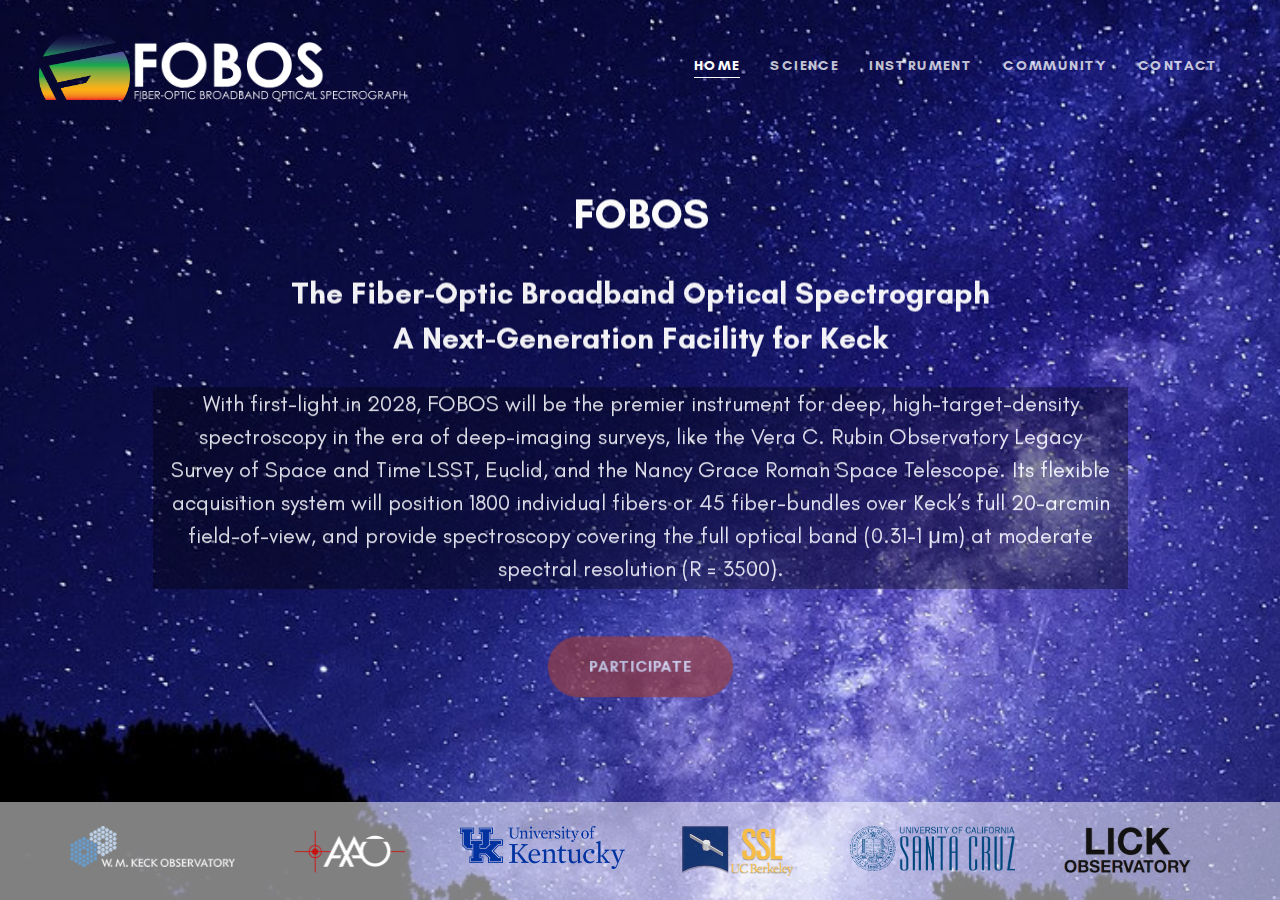
<file: index.html>
<!DOCTYPE html>
<html lang="en">
<head>
	
	<meta charset="utf-8">
	<meta http-equiv="X-UA-Compatible" content="IE=edge">
	<meta name="viewport" content="width=device-width, initial-scale=1, shrink-to-fit=no">
	<meta name="theme-color" content="#3ed2a7">
	
	<link rel="shortcut icon" href="./assets/img/favicon.ico" />
	
	<title>FOBOS</title>
	
	<link rel="stylesheet" href="assets/css/theme-vendors.min.css" />
	<link rel="stylesheet" href="assets/css/theme.min.css" />
	<link rel="stylesheet" href="assets/css/themes/digital-agency.css" />
	
	<!-- Head Libs -->
	<script async src="assets/vendors/modernizr.min.js"></script>
	
</head>
<body data-mobile-nav-trigger-alignment="right" data-mobile-nav-align="left" data-mobile-nav-style="minimal" data-mobile-nav-shceme="gray" data-mobile-header-scheme="gray" data-mobile-nav-breakpoint="1199">
	
	<div id="wrap">
		
		<header class="main-header main-header-overlay">
			
			<div class="mainbar-wrap">
				<div class="megamenu-hover-bg"></div><!-- /.megamenu-hover-bg -->
				<div class="container-fluid mainbar-container">
					<div class="mainbar">
						<div class="row mainbar-row align-items-lg-stretch px-4">
							
							<div class="col pr-5">
								<div class="navbar-header">
									<a class="navbar-brand" href="index.html" rel="home">
										<span class="navbar-brand-inner">
											<img class="mobile-logo-default" src="./assets/img/FOBOS_FINAL_LOGO.png" alt="Ave HTML Template">
											<img class="logo-default" src="./assets/img/FOBOS_FINAL_LOGO.png" alt="Ave HTML Template">
											<img class="logo-text" src="./assets/img/FOBOS_TITLE.png" alt="Ave HTML Template">
										</span>
									</a>
									<button type="button" class="navbar-toggle collapsed nav-trigger style-mobile" data-toggle="collapse" data-target="#main-header-collapse" aria-expanded="false" data-changeclassnames='{ "html": "mobile-nav-activated overflow-hidden" }'>
										<span class="sr-only">Toggle navigation</span>
										<span class="bars">
											<span class="bar"></span>
											<span class="bar"></span>
											<span class="bar"></span>
										</span>
									</button>
								</div><!-- /.navbar-header -->
							</div><!-- /.col -->
							
							<div class="col">
								
								<div class="collapse navbar-collapse" id="main-header-collapse">
									
									<ul id="primary-nav" class="main-nav main-nav-hover-underline-1 nav align-items-lg-stretch justify-content-lg-center" data-submenu-options='{ "toggleType":"fade", "handler":"mouse-in-out" }' data-localscroll="true">
										
										<li class="is-active">
											<a href="index.html">
												<span class="link-icon"></span>
												<span class="link-txt">
													<span class="link-ext"></span>
													<span class="txt">Home</span>
												</span>
											</a>
										</li>
										<li>
											<a href="science.html">
												<span class="link-icon"></span>
												<span class="link-txt">
													<span class="link-ext"></span>
													<span class="txt">Science</span>
												</span>
											</a>
										</li>
										<li>
											<a href="instrument.html">
												<span class="link-icon"></span>
												<span class="link-txt">
													<span class="link-ext"></span>
													<span class="txt">Instrument</span>
												</span>
											</a>
										</li>
										<li>
											<a href="community.html">
												<span class="link-icon"></span>
												<span class="link-txt">
													<span class="link-ext"></span>
													<span class="txt">Community</span>
												</span>
											</a>
										</li>
										<li>
											<a href="contact.html">
												<span class="link-icon"></span>
												<span class="link-txt">
													<span class="link-ext"></span>
													<span class="txt">Contact</span>
												</span>
											</a>
										</li>
									
								</ul><!-- /#primary-nav  -->
								
							</div><!-- /#main-header-collapse -->
							
						</div><!-- /.col -->
					</div><!-- /.mainbar-row -->
				</div><!-- /.mainbar -->
			</div><!-- /.mainbar-container -->
		</div><!-- /.mainbar-wrap -->
		
	</header><!-- /.main-header -->
	
	<main id="content" class="content">
		
        <section
	        class="vc_row fullheight d-flex flex-wrap align-items-end"
	        data-parallax="true"
	        data-parallax-options='{"parallaxBG":true}'
	        data-slideshow-bg="true"
	        data-slideshow-options='{"delay":6000,"imageArray":["./assets/img/night-sky.jpg","./assets/img/stars.jpg"]}'
        >
		
			<span class="row-bg-loader">
				<span class="row-bg-loader-inner"></span>
			</span>

			<div class="container">
				<div class="row">

					<div class="lqd-column col-md-10 col-md-offset-1 text-center mt-7" data-custom-animations="true" data-ca-options='{"triggerHandler":"inview","animationTarget":"all-childs","duration":"1200","delay":"150","easing":"easeOutQuint","direction":"forward","initValues":{"translateY":31,"translateZ":-108,"opacity":0},"animations":{"translateY":0,"translateZ":0,"opacity":1}}'>

						<header class="fancy-title">
							<h1 class="text-white lh-15 mb-4"><span class="font-size-2-3x lh-1">FOBOS</span></h1>
							<h3 class="text-white lh-15 mb-4"><span class="font-size-1x lh-1">The Fiber-Optic Broadband Optical Spectrograph<br />
								A Next-Generation Facility for Keck</span></h3>

							<div class="row">
								<div class="lqd-column col-md-12 bkg-opwhite">

<p class="text-white font-size-22 mb-1"> With first-light in 2028,
FOBOS will be the premier instrument for deep, high-target-density
spectroscopy in the era of deep-imaging surveys, like the Vera C.
Rubin Observatory Legacy Survey of Space and Time LSST, Euclid, and
the Nancy Grace Roman Space Telescope. Its flexible acquisition
system will position 1800 individual fibers or 45 fiber-bundles over
Keck’s full 20-arcmin field-of-view, and provide spectroscopy
covering the full optical band (0.31-1 &mu;m) at moderate spectral
resolution (R = 3500).</p>

								</div><!-- /.col-md-8 col-md-offset-2 -->
							</div><!-- /.row -->

						</header><!-- /.fancy-title -->

						<a href="contact.html" class="btn btn-solid text-uppercase circle btn-bordered border-thin font-size-16 font-weight-bold ltr-sp-05 px-2 bg-hover-white text-hover-black mb-2" data-localscroll="true" data-localscroll-options='{"scrollBelowSection":true}'>
							<span>
								<span class="btn-txt">Participate</span>
							</span>
						</a>

						<!-- <a href="https://www.youtube.com/watch?v=LjaKHqDbzSA" class="btn btn-default text-uppercase circle btn-bordered border-thick fresco btn-icon-left btn-icon-circle btn-icon-bordered font-size-16 font-weight-bold ltr-sp-05 px-2 color-secondary mb-2">
							<span>
								<span class="btn-txt">How we work</span>
								<span class="btn-icon"><i class="fa fa-play"></i></span>
							</span>
						</a> -->

					</div><!-- /.col-md-10 col-md-offset-1 text-center -->

				</div><!-- /.row -->
			</div><!-- /.container -->

<!--			<div class="bg-forestgreen col-xs-12 px-0 py-4"> -->
			<div class="bg-fade-white-05 col-xs-12 px-0 py-4">

				<div class="container">
					<div class="row">

						<div class="lqd-column col-md-12">

							<div class="carousel-container carousel-nav-left carousel-nav-md carousel-dots-style1">

								<div class="carousel-items row" data-lqd-flickity='{"cellAlign":"left","prevNextButtons":false,"buttonsAppendTo":"self","pageDots":false,"groupCells":false,"wrapAround":true,"autoPlay":3000,"pauseAutoPlayOnHover":false}'>

									<div class="lqd-column carousel-item  col-md-2 col-sm-3 col-xs-4">
										<figure class="text-center">
											<img src="./assets/img/logos/keck-obs.png" alt="Client">
										</figure>
									</div><!-- /.carousel-item -->
									<div class="lqd-column carousel-item  col-md-2 col-sm-3 col-xs-4">
										<figure class="text-center">
											<img src="./assets/img/logos/aao_logo_white_0.png" alt="Client">
										</figure>
									</div><!-- /.carousel-item -->
									<div class="lqd-column carousel-item  col-md-2 col-sm-3 col-xs-4">
										<figure class="text-center">
											<img src="./assets/img/logos/uk.png" alt="Client">
										</figure>
									</div><!-- /.carousel-item -->
									<div class="lqd-column carousel-item  col-md-2 col-sm-3 col-xs-4">
										<figure class="text-center">
											<img src="./assets/img/logos/uc-berk.png" alt="Client">
										</figure>
									</div><!-- /.carousel-item -->
									<div class="lqd-column carousel-item  col-md-2 col-sm-3 col-xs-4">
										<figure class="text-center">
											<img src="./assets/img/logos/ucsc.png" alt="Client">
										</figure>
									</div><!-- /.carousel-item -->
									<div class="lqd-column carousel-item  col-md-2 col-sm-3 col-xs-4">
										<figure class="text-center">
											<img src="./assets/img/logos/lick.png" alt="Client">
										</figure>
									</div><!-- /.carousel-item -->
									<div class="lqd-column carousel-item  col-md-2 col-sm-3 col-xs-4">
										<figure class="text-center">
											<img src="./assets/img/logos/berkeley.png" alt="Client">
										</figure>
									</div><!-- /.carousel-item -->
									<div class="lqd-column carousel-item  col-md-2 col-sm-3 col-xs-4">
										<figure class="text-center">
											<img src="./assets/img/logos/uw.png" alt="Client">
										</figure>
									</div><!-- /.carousel-item -->

								</div><!-- /.carousel-items row -->

							</div><!-- /.carousel-container -->

						</div><!-- /.col-md-12 -->

					</div><!-- /.row -->
				</div><!-- /.container -->

			</div>
			
		</section>
		
	</main><!-- /#content.content -->
	
</div><!-- /#wrap -->

<script src="./assets/vendors/jquery.min.js"></script>
<script src="./assets/js/theme-vendors.js"></script>
<script src="./assets/js/theme.min.js"></script>

</body>
</html>
</file>
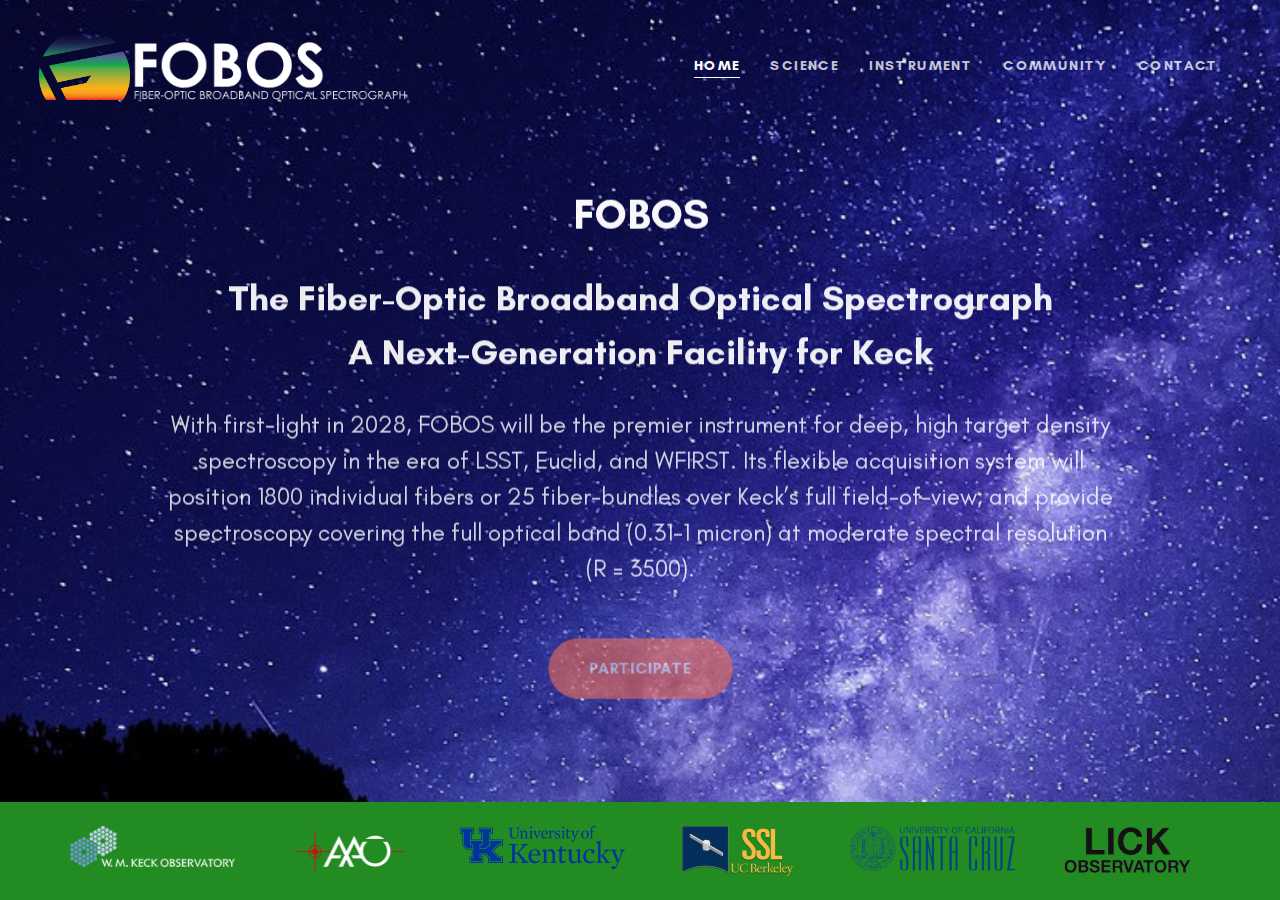
<file: src/index.html>
<!DOCTYPE html>
<html lang="en">
<head>
	
	<meta charset="utf-8">
	<meta http-equiv="X-UA-Compatible" content="IE=edge">
	<meta name="viewport" content="width=device-width, initial-scale=1, shrink-to-fit=no">
	<meta name="theme-color" content="#3ed2a7">
	
	<link rel="shortcut icon" href="./assets/img/favicon.ico" />
	
	<title>FOBOS</title>
	
	<link rel="stylesheet" href="assets/css/theme-vendors.min.css" />
	<link rel="stylesheet" href="assets/css/theme.min.css" />
	<link rel="stylesheet" href="assets/css/themes/digital-agency.css" />
	
	<!-- Head Libs -->
	<script async src="assets/vendors/modernizr.min.js"></script>
	
</head>
<body data-mobile-nav-trigger-alignment="right" data-mobile-nav-align="left" data-mobile-nav-style="minimal" data-mobile-nav-shceme="gray" data-mobile-header-scheme="gray" data-mobile-nav-breakpoint="1199">
	
	<div id="wrap">
		
		<header class="main-header main-header-overlay">
			
			<div class="mainbar-wrap">
				<div class="megamenu-hover-bg"></div><!-- /.megamenu-hover-bg -->
				<div class="container-fluid mainbar-container">
					<div class="mainbar">
						<div class="row mainbar-row align-items-lg-stretch px-4">
							
							<div class="col pr-5">
								<div class="navbar-header">
									<a class="navbar-brand" href="index.html" rel="home">
										<span class="navbar-brand-inner">
											<img class="mobile-logo-default" src="./assets/img/FOBOS_FINAL_LOGO.png" alt="Ave HTML Template">
											<img class="logo-default" src="./assets/img/FOBOS_FINAL_LOGO.png" alt="Ave HTML Template">
											<img class="logo-text" src="./assets/img/FOBOS_TITLE.png" alt="Ave HTML Template">
										</span>
									</a>
									<button type="button" class="navbar-toggle collapsed nav-trigger style-mobile" data-toggle="collapse" data-target="#main-header-collapse" aria-expanded="false" data-changeclassnames='{ "html": "mobile-nav-activated overflow-hidden" }'>
										<span class="sr-only">Toggle navigation</span>
										<span class="bars">
											<span class="bar"></span>
											<span class="bar"></span>
											<span class="bar"></span>
										</span>
									</button>
								</div><!-- /.navbar-header -->
							</div><!-- /.col -->
							
							<div class="col">
								
								<div class="collapse navbar-collapse" id="main-header-collapse">
									
									<ul id="primary-nav" class="main-nav main-nav-hover-underline-1 nav align-items-lg-stretch justify-content-lg-center" data-submenu-options='{ "toggleType":"fade", "handler":"mouse-in-out" }' data-localscroll="true">
										
										<li class="is-active">
											<a href="index.html">
												<span class="link-icon"></span>
												<span class="link-txt">
													<span class="link-ext"></span>
													<span class="txt">Home</span>
												</span>
											</a>
										</li>
										<li>
											<a href="science.html">
												<span class="link-icon"></span>
												<span class="link-txt">
													<span class="link-ext"></span>
													<span class="txt">Science</span>
												</span>
											</a>
										</li>
										<li>
											<a href="instrument.html">
												<span class="link-icon"></span>
												<span class="link-txt">
													<span class="link-ext"></span>
													<span class="txt">Instrument</span>
												</span>
											</a>
										</li>
										<li>
											<a href="community.html">
												<span class="link-icon"></span>
												<span class="link-txt">
													<span class="link-ext"></span>
													<span class="txt">Community</span>
												</span>
											</a>
										</li>
										<li>
											<a href="contact.html">
												<span class="link-icon"></span>
												<span class="link-txt">
													<span class="link-ext"></span>
													<span class="txt">Contact</span>
												</span>
											</a>
										</li>
									
								</ul><!-- /#primary-nav  -->
								
							</div><!-- /#main-header-collapse -->
							
						</div><!-- /.col -->
					</div><!-- /.mainbar-row -->
				</div><!-- /.mainbar -->
			</div><!-- /.mainbar-container -->
		</div><!-- /.mainbar-wrap -->
		
	</header><!-- /.main-header -->
	
	<main id="content" class="content">
		
		<section
			class="vc_row fullheight d-flex flex-wrap align-items-end"
			data-parallax="true"
			data-parallax-options='{"parallaxBG":true}'
			data-slideshow-bg="true"
			data-slideshow-options='{"delay":6000,"imageArray":["./assets/img/night-sky.jpg","./assets/img/stars.jpg"]}'
		>
		
			<span class="row-bg-loader">
				<span class="row-bg-loader-inner"></span>
			</span>

			<div class="container">
				<div class="row">

					<div class="lqd-column col-md-10 col-md-offset-1 text-center mt-7" data-custom-animations="true" data-ca-options='{"triggerHandler":"inview","animationTarget":"all-childs","duration":"1200","delay":"150","easing":"easeOutQuint","direction":"forward","initValues":{"translateY":31,"translateZ":-108,"opacity":0},"animations":{"translateY":0,"translateZ":0,"opacity":1}}'>

						<header class="fancy-title">
							<!-- <h6 class="text-uppercase font-weight-normal ltr-sp-2 text-white mb-5">WE LOVE CREATING</h6> -->
							<h1 class="text-white lh-15 mb-4"><span class="font-size-2-3x lh-1">FOBOS</span></h1>
							<h2 class="text-white lh-15 mb-4"><span class="font-size-2-3x lh-1">The Fiber-Optic Broadband Optical Spectrograph<br />
								A Next-Generation Facility for Keck</span></h2>

							<div class="row">
								<div class="lqd-column col-md-12">
									
									<p class="text-white font-size-24 mb-1">With first-light in 2028, FOBOS will be the premier instrument for deep, high target density spectroscopy in the era of LSST, Euclid, and WFIRST. Its flexible acquisition system will position 1800 individual fibers or 25 fiber-bundles over Keck’s full field-of-view, and provide spectroscopy covering the full optical band (0.31-1 micron) at moderate spectral resolution (R = 3500).</p>
								</div><!-- /.col-md-8 col-md-offset-2 -->
							</div><!-- /.row -->

						</header><!-- /.fancy-title -->

						<a href="contact.html" class="btn btn-solid text-uppercase circle btn-bordered border-thin font-size-16 font-weight-bold ltr-sp-05 px-2 bg-hover-white text-hover-black mb-2" data-localscroll="true" data-localscroll-options='{"scrollBelowSection":true}'>
							<span>
								<span class="btn-txt">Participate</span>
							</span>
						</a>

						<!-- <a href="https://www.youtube.com/watch?v=LjaKHqDbzSA" class="btn btn-default text-uppercase circle btn-bordered border-thick fresco btn-icon-left btn-icon-circle btn-icon-bordered font-size-16 font-weight-bold ltr-sp-05 px-2 color-secondary mb-2">
							<span>
								<span class="btn-txt">How we work</span>
								<span class="btn-icon"><i class="fa fa-play"></i></span>
							</span>
						</a> -->

					</div><!-- /.col-md-10 col-md-offset-1 text-center -->

				</div><!-- /.row -->
			</div><!-- /.container -->

			<div class="bg-forestgreen col-xs-12 px-0 py-4">

				<div class="container">
					<div class="row">

						<div class="lqd-column col-md-12">

							<div class="carousel-container carousel-nav-left carousel-nav-md carousel-dots-style1">

								<div class="carousel-items row" data-lqd-flickity='{"cellAlign":"left","prevNextButtons":false,"buttonsAppendTo":"self","pageDots":false,"groupCells":false,"wrapAround":true,"autoPlay":3000,"pauseAutoPlayOnHover":false}'>

									<div class="lqd-column carousel-item  col-md-2 col-sm-3 col-xs-4">
										<figure class="text-center">
											<img src="./assets/img/logos/keck-obs.png" alt="Client">
										</figure>
									</div><!-- /.carousel-item -->
									<div class="lqd-column carousel-item  col-md-2 col-sm-3 col-xs-4">
										<figure class="text-center">
											<img src="./assets/img/logos/aao_logo_white_0.png" alt="Client">
										</figure>
									</div><!-- /.carousel-item -->
									<div class="lqd-column carousel-item  col-md-2 col-sm-3 col-xs-4">
										<figure class="text-center">
											<img src="./assets/img/logos/uk.png" alt="Client">
										</figure>
									</div><!-- /.carousel-item -->
									<div class="lqd-column carousel-item  col-md-2 col-sm-3 col-xs-4">
										<figure class="text-center">
											<img src="./assets/img/logos/uc-berk.png" alt="Client">
										</figure>
									</div><!-- /.carousel-item -->
									<div class="lqd-column carousel-item  col-md-2 col-sm-3 col-xs-4">
										<figure class="text-center">
											<img src="./assets/img/logos/ucsc.png" alt="Client">
										</figure>
									</div><!-- /.carousel-item -->
									<div class="lqd-column carousel-item  col-md-2 col-sm-3 col-xs-4">
										<figure class="text-center">
											<img src="./assets/img/logos/lick.png" alt="Client">
										</figure>
									</div><!-- /.carousel-item -->
									<div class="lqd-column carousel-item  col-md-2 col-sm-3 col-xs-4">
										<figure class="text-center">
											<img src="./assets/img/logos/berkeley.png" alt="Client">
										</figure>
									</div><!-- /.carousel-item -->
									<div class="lqd-column carousel-item  col-md-2 col-sm-3 col-xs-4">
										<figure class="text-center">
											<img src="./assets/img/logos/uw.png" alt="Client">
										</figure>
									</div><!-- /.carousel-item -->

								</div><!-- /.carousel-items row -->

							</div><!-- /.carousel-container -->

						</div><!-- /.col-md-12 -->

					</div><!-- /.row -->
				</div><!-- /.container -->

			</div>
			
		</section>
		
	</main><!-- /#content.content -->
	
</div><!-- /#wrap -->

<script src="./assets/vendors/jquery.min.js"></script>
<script src="./assets/js/theme-vendors.js"></script>
<script src="./assets/js/theme.min.js"></script>

</body>
</html>
</file>
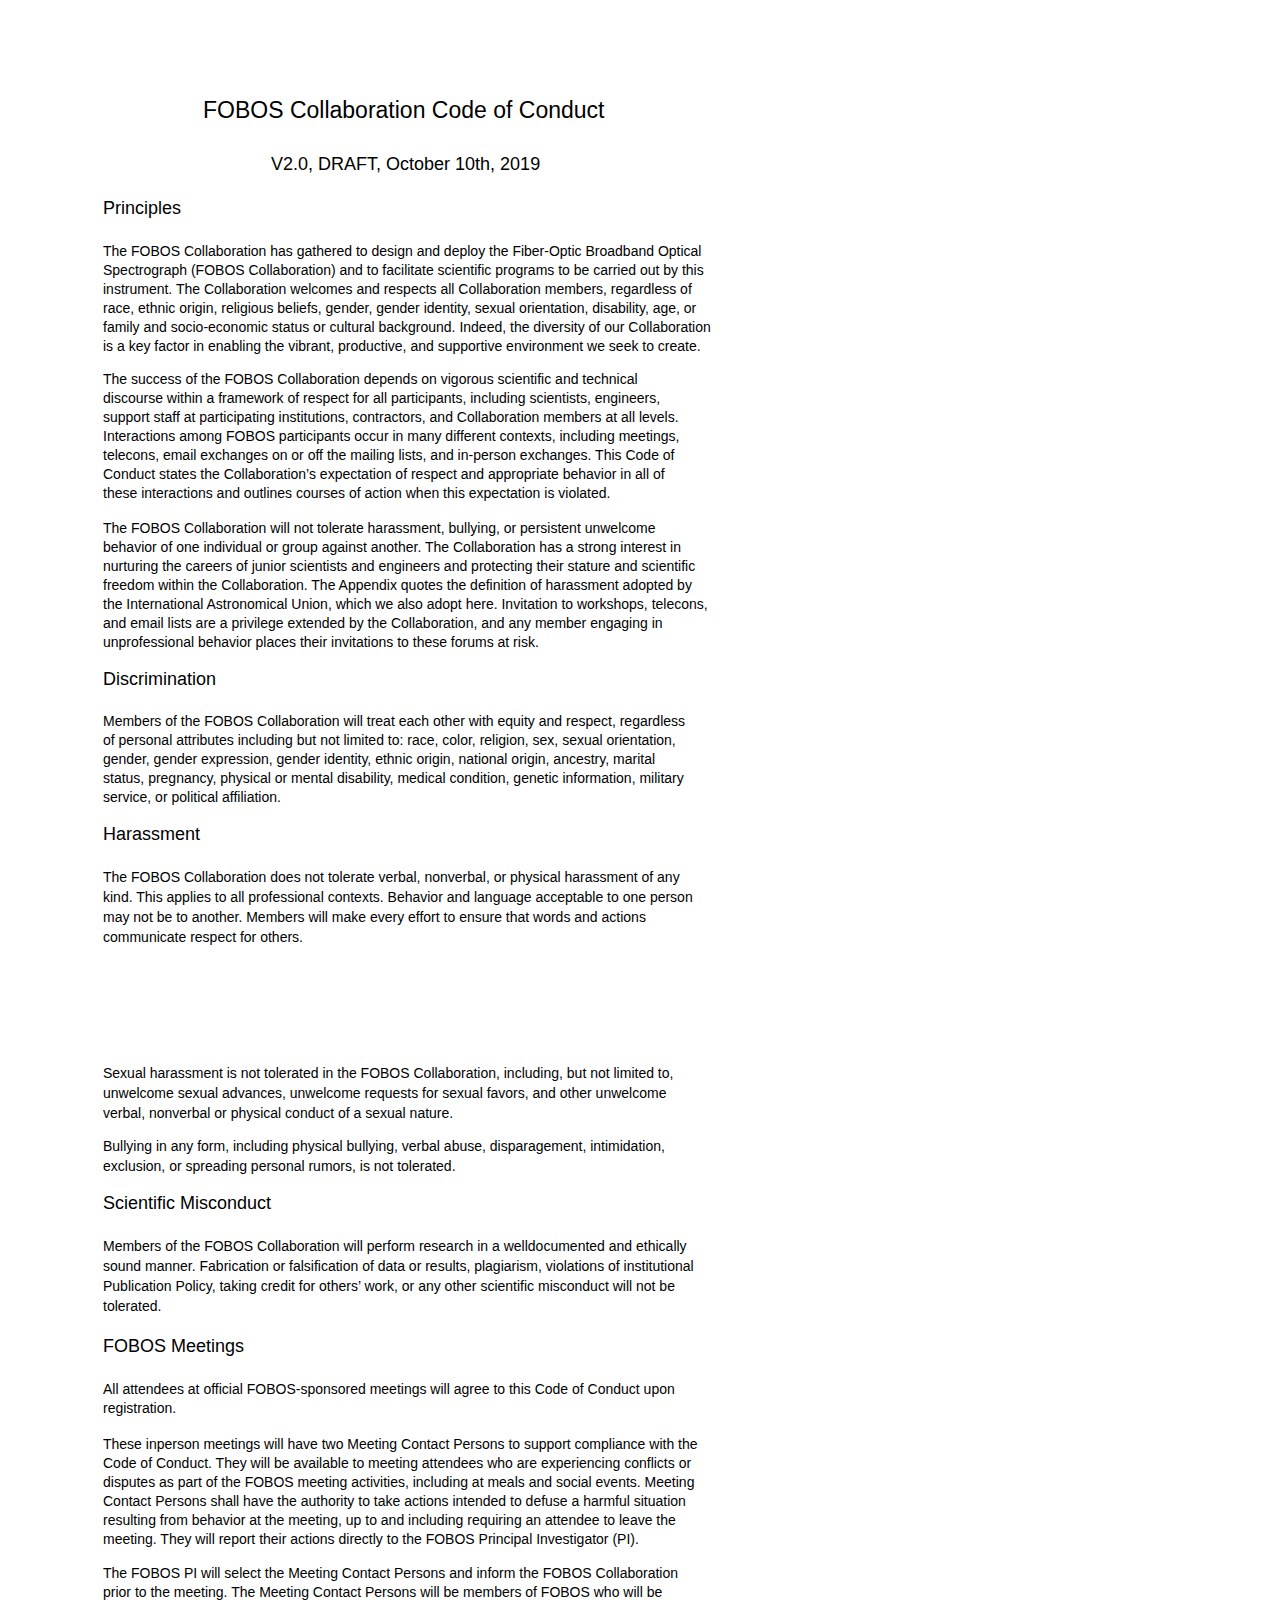
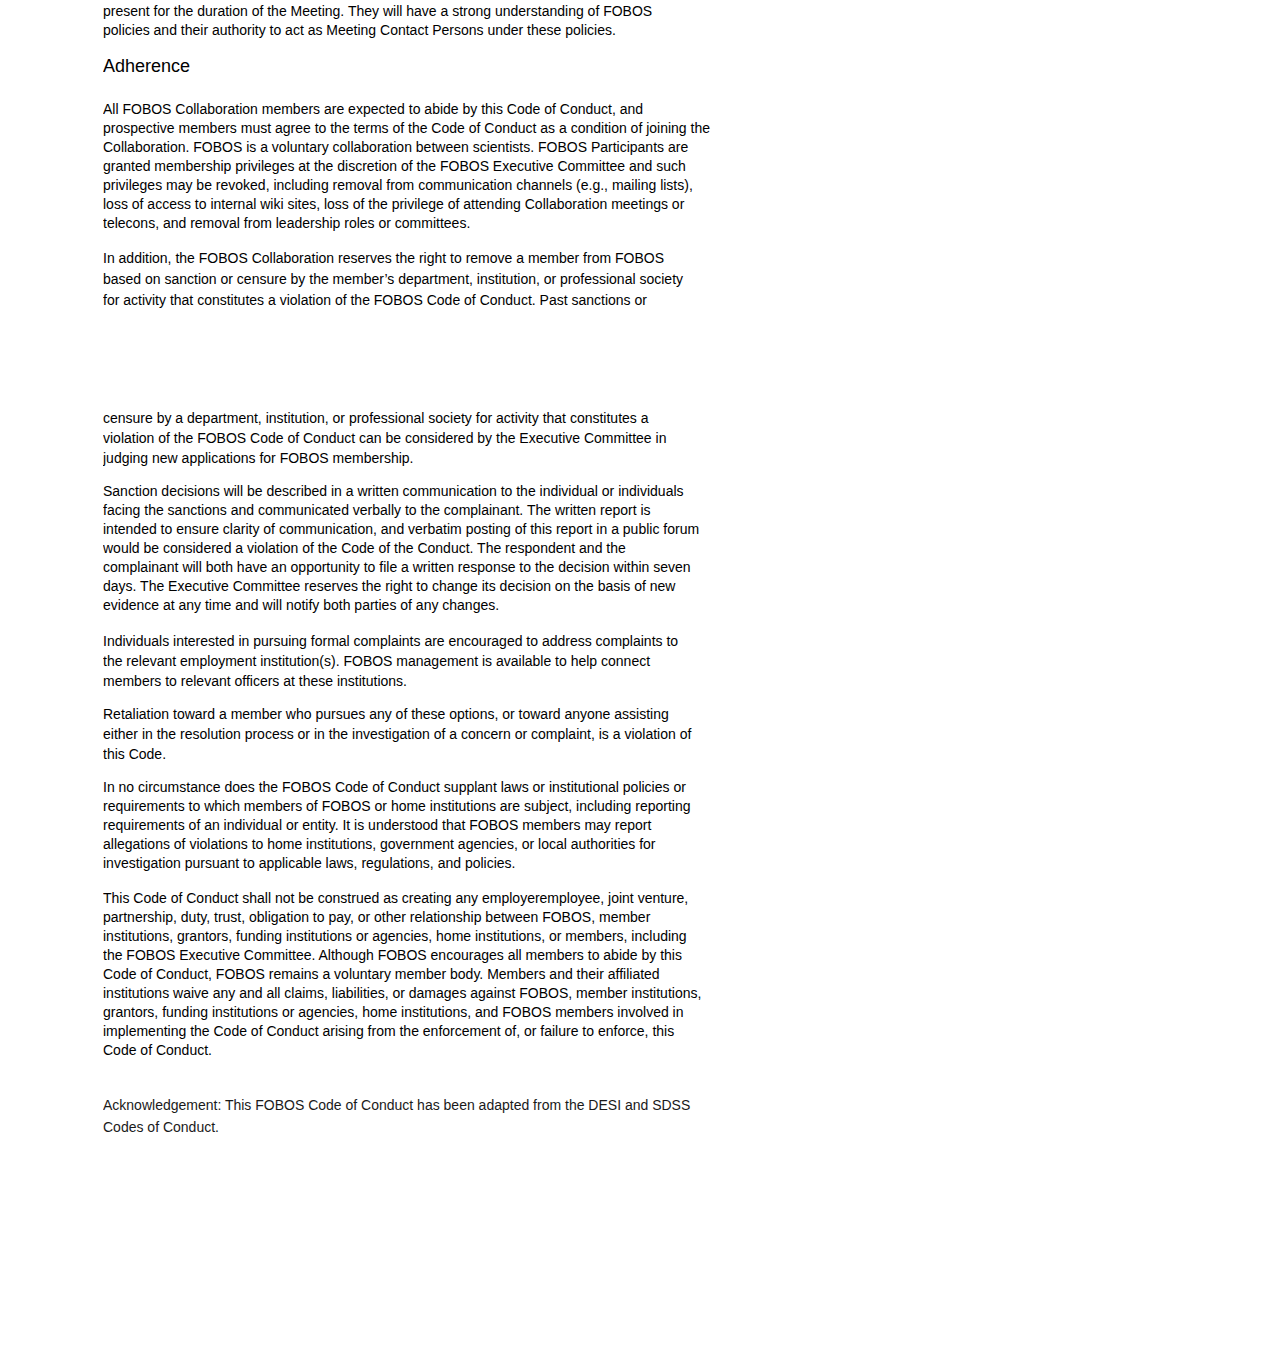
<file: coc.html>
<!DOCTYPE HTML PUBLIC "-//W3C//DTD HTML 4.01//EN" "http://www.w3.org/TR/html4/strict.dtd">
<HTML>
<HEAD>
<META http-equiv="Content-Type" content="text/html; charset=UTF-8">
<META http-equiv="X-UA-Compatible" content="IE=8">
<TITLE>bcl_1830919509.htm</TITLE>
<META name="generator" content="BCL easyConverter SDK 5.0.140">
<STYLE type="text/css">

body {margin-top: 0px;margin-left: 0px;}

#page_1 {position:relative; overflow: hidden;margin: 97px 0px 90px 103px;padding: 0px;border: none;width: 713px;}





#page_2 {position:relative; overflow: hidden;margin: 116px 0px 92px 103px;padding: 0px;border: none;width: 713px;}





#page_3 {position:relative; overflow: hidden;margin: 97px 0px 229px 103px;padding: 0px;border: none;width: 603px;}





.ft0{font: 23px 'Arial';line-height: 26px;}
.ft1{font: 18px 'Arial';line-height: 21px;}
.ft2{font: 14px 'Arial';line-height: 19px;}
.ft3{font: 14px 'Arial';line-height: 20px;}
.ft4{font: 14px 'Helvetica';line-height: 19px;}
.ft5{font: 14px 'Helvetica';line-height: 21px;}
.ft6{font: 14px 'Arial';line-height: 21px;}
.ft7{font: 14px 'Helvetica';color: #1a1a1a;line-height: 22px;}
.ft8{font: 14px 'Arial';color: #1a1a1a;line-height: 22px;}

.p0{text-align: left;padding-left: 100px;margin-top: 0px;margin-bottom: 0px;}
.p1{text-align: left;padding-left: 168px;margin-top: 31px;margin-bottom: 0px;}
.p2{text-align: left;margin-top: 23px;margin-bottom: 0px;}
.p3{text-align: left;padding-right: 105px;margin-top: 23px;margin-bottom: 0px;}
.p4{text-align: left;padding-right: 122px;margin-top: 14px;margin-bottom: 0px;}
.p5{text-align: left;padding-right: 106px;margin-top: 16px;margin-bottom: 0px;}
.p6{text-align: left;margin-top: 17px;margin-bottom: 0px;}
.p7{text-align: left;padding-right: 116px;margin-top: 22px;margin-bottom: 0px;}
.p8{text-align: left;padding-right: 109px;margin-top: 22px;margin-bottom: 0px;}
.p9{text-align: left;padding-right: 128px;margin-top: 0px;margin-bottom: 0px;}
.p10{text-align: left;padding-right: 137px;margin-top: 13px;margin-bottom: 0px;}
.p11{text-align: left;padding-right: 108px;margin-top: 22px;margin-bottom: 0px;}
.p12{text-align: left;margin-top: 20px;margin-bottom: 0px;}
.p13{text-align: left;padding-right: 127px;margin-top: 23px;margin-bottom: 0px;}
.p14{text-align: left;padding-right: 104px;margin-top: 17px;margin-bottom: 0px;}
.p15{text-align: left;padding-right: 124px;margin-top: 15px;margin-bottom: 0px;}
.p16{text-align: left;margin-top: 16px;margin-bottom: 0px;}
.p17{text-align: left;padding-right: 106px;margin-top: 23px;margin-bottom: 0px;}
.p18{text-align: left;padding-right: 119px;margin-top: 15px;margin-bottom: 0px;}
.p19{text-align: left;padding-right: 26px;margin-top: 0px;margin-bottom: 0px;}
.p20{text-align: left;padding-right: 1px;margin-top: 14px;margin-bottom: 0px;}
.p21{text-align: left;padding-right: 14px;margin-top: 16px;margin-bottom: 0px;}
.p22{text-align: left;margin-top: 13px;margin-bottom: 0px;}
.p23{text-align: left;padding-right: 3px;margin-top: 16px;margin-bottom: 0px;}
.p24{text-align: left;padding-right: 1px;margin-top: 34px;margin-bottom: 0px;}




</STYLE>
</HEAD>

<BODY>
<DIV id="page_1">


<P class="p0 ft0">FOBOS Collaboration Code of Conduct</P>
<P class="p1 ft1">V2.0, DRAFT, October 10th, 2019</P>
<P class="p2 ft1">Principles</P>
<P class="p3 ft2">The FOBOS Collaboration has gathered to design and deploy the <NOBR>Fiber-Optic</NOBR> Broadband Optical Spectrograph (FOBOS Collaboration) and to facilitate scientific programs to be carried out by this instrument. The Collaboration welcomes and respects all Collaboration members, regardless of race, ethnic origin, religious beliefs, gender, gender identity, sexual orientation, disability, age, or family and <NOBR>socio-economic</NOBR> status or cultural background. Indeed, the diversity of our Collaboration is a key factor in enabling the vibrant, productive, and supportive environment we seek to create.</P>
<P class="p4 ft2">The success of the FOBOS Collaboration depends on vigorous scientific and technical discourse within a framework of respect for all participants, including scientists, engineers, support staff at participating institutions, contractors, and Collaboration members at all levels. Interactions among FOBOS participants occur in many different contexts, including meetings, telecons, email exchanges on or off the mailing lists, and <NOBR>in-person</NOBR> exchanges. This Code of Conduct states the Collaboration’s expectation of respect and appropriate behavior in all of these interactions and outlines courses of action when this expectation is violated.</P>
<P class="p5 ft2">The FOBOS Collaboration will not tolerate harassment, bullying, or persistent unwelcome behavior of one individual or group against another. The Collaboration has a strong interest in nurturing the careers of junior scientists and engineers and protecting their stature and scientific freedom within the Collaboration. The Appendix quotes the definition of harassment adopted by the International Astronomical Union, which we also adopt here. Invitation to workshops, telecons, and email lists are a privilege extended by the Collaboration, and any member engaging in unprofessional behavior places their invitations to these forums at risk.</P>
<P class="p6 ft1">Discrimination</P>
<P class="p7 ft2">Members of the FOBOS Collaboration will treat each other with equity and respect, regardless of personal attributes including but not limited to: race, color, religion, sex, sexual orientation, gender, gender expression, gender identity, ethnic origin, national origin, ancestry, marital status, pregnancy, physical or mental disability, medical condition, genetic information, military service, or political affiliation.</P>
<P class="p6 ft1">Harassment</P>
<P class="p8 ft3">The FOBOS Collaboration does not tolerate verbal, nonverbal, or physical harassment of any kind. This applies to all professional contexts. Behavior and language acceptable to one person may not be to another. Members will make every effort to ensure that words and actions communicate respect for others.</P>
</DIV>
<DIV id="page_2">


<P class="p9 ft3">Sexual harassment is not tolerated in the FOBOS Collaboration, including, but not limited to, unwelcome sexual advances, unwelcome requests for sexual favors, and other unwelcome verbal, nonverbal or physical conduct of a sexual nature.</P>
<P class="p10 ft3">Bullying in any form, including physical bullying, verbal abuse, disparagement, intimidation, exclusion, or spreading personal rumors, is not tolerated.</P>
<P class="p6 ft1">Scientific Misconduct</P>
<P class="p11 ft3">Members of the FOBOS Collaboration will perform research in a welldocumented and ethically sound manner. Fabrication or falsification of data or results, plagiarism, violations of institutional Publication Policy, taking credit for others’ work, or any other scientific misconduct will not be tolerated.</P>
<P class="p12 ft1">FOBOS Meetings</P>
<P class="p13 ft2">All attendees at official <NOBR>FOBOS-sponsored</NOBR> meetings will agree to this Code of Conduct upon registration.</P>
<P class="p14 ft2">These inperson meetings will have two Meeting Contact Persons to support compliance with the Code of Conduct. They will be available to meeting attendees who are experiencing conflicts or disputes as part of the FOBOS meeting activities, including at meals and social events. Meeting Contact Persons shall have the authority to take actions intended to defuse a harmful situation resulting from behavior at the meeting, up to and including requiring an attendee to leave the meeting. They will report their actions directly to the FOBOS Principal Investigator (PI).</P>
<P class="p15 ft2">The FOBOS PI will select the Meeting Contact Persons and inform the FOBOS Collaboration prior to the meeting. The Meeting Contact Persons will be members of FOBOS who will be present for the duration of the Meeting. They will have a strong understanding of FOBOS policies and their authority to act as Meeting Contact Persons under these policies.</P>
<P class="p16 ft1">Adherence</P>
<P class="p17 ft2">All FOBOS Collaboration members are expected to abide by this Code of Conduct, and prospective members must agree to the terms of the Code of Conduct as a condition of joining the Collaboration. FOBOS is a voluntary collaboration between scientists<SPAN class="ft4">. </SPAN>FOBOS Participants are granted membership privileges at the discretion of the FOBOS Executive Committee and such privileges may be revoked, including removal from communication channels (e.g., mailing lists), loss of access to internal wiki sites, loss of the privilege of attending Collaboration meetings or telecons, and removal from leadership roles or committees.</P>
<P class="p18 ft6">In addition, the FOBOS Collaboration reserves the right to remove a member from FOBOS based on sanction or censure by the member’s department, institution, or professional society for activity that constitutes a violation of the FOBOS Code of Conduct<SPAN class="ft5">. </SPAN>Past sanctions or</P>
</DIV>
<DIV id="page_3">


<P class="p19 ft3">censure by a department, institution, or professional society for activity that constitutes a violation of the FOBOS Code of Conduct can be considered by the Executive Committee in judging new applications for FOBOS membership.</P>
<P class="p20 ft2">Sanction decisions will be described in a written communication to the individual or individuals facing the sanctions and communicated verbally to the complainant. The written report is intended to ensure clarity of communication, and verbatim posting of this report in a public forum would be considered a violation of the Code of the Conduct. The respondent and the complainant will both have an opportunity to file a written response to the decision within seven days. The Executive Committee reserves the right to change its decision on the basis of new evidence at any time and will notify both parties of any changes.</P>
<P class="p21 ft3">Individuals interested in pursuing formal complaints are encouraged to address complaints to the relevant employment institution(s). FOBOS management is available to help connect members to relevant officers at these institutions.</P>
<P class="p22 ft3">Retaliation toward a member who pursues any of these options, or toward anyone assisting either in the resolution process or in the investigation of a concern or complaint, is a violation of this Code.</P>
<P class="p20 ft2">In no circumstance does the FOBOS Code of Conduct supplant laws or institutional policies or requirements to which members of FOBOS or home institutions are subject, including reporting requirements of an individual or entity. It is understood that FOBOS members may report allegations of violations to home institutions, government agencies, or local authorities for investigation pursuant to applicable laws, regulations, and policies.</P>
<P class="p23 ft2">This Code of Conduct shall not be construed as creating any employeremployee, joint venture, partnership, duty, trust, obligation to pay, or other relationship between FOBOS, member institutions, grantors, funding institutions or agencies, home institutions, or members, including the FOBOS Executive Committee. Although FOBOS encourages all members to abide by this Code of Conduct, FOBOS remains a voluntary member body. Members and their affiliated institutions waive any and all claims, liabilities, or damages against FOBOS, member institutions, grantors, funding institutions or agencies, home institutions, and FOBOS members involved in implementing the Code of Conduct arising from the enforcement of, or failure to enforce, this Code of Conduct.</P>
<P class="p24 ft8">Acknowledgement: This FOBOS Code of Conduct has been adapted from the DESI and SDSS Codes of Conduct<SPAN class="ft7">.</SPAN></P>
</DIV>
</BODY>
</HTML>
</file>
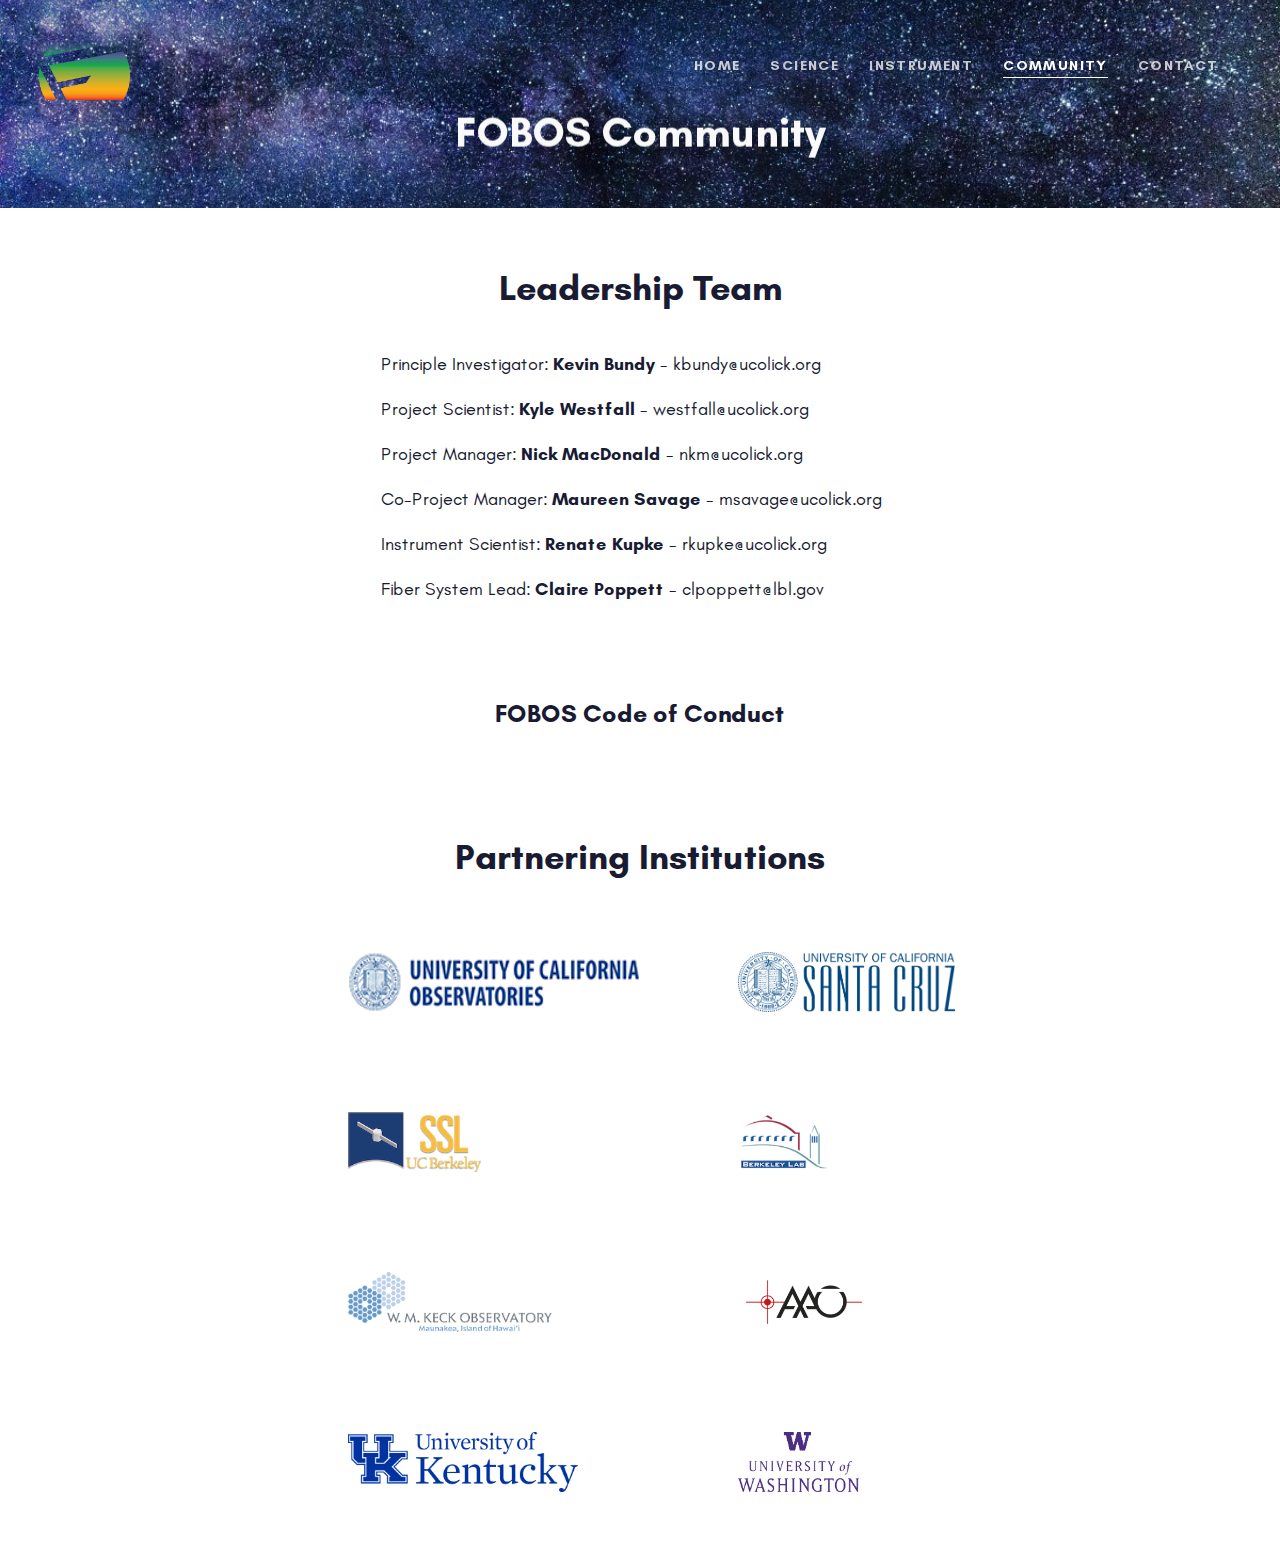
<file: community.html>
<!DOCTYPE html>
<html lang="en">
<head>
	
	<meta charset="utf-8">
	<meta http-equiv="X-UA-Compatible" content="IE=edge">
	<meta name="viewport" content="width=device-width, initial-scale=1, shrink-to-fit=no">
	<meta name="theme-color" content="#3ed2a7">
	
	<link rel="shortcut icon" href="./assets/img/favicon.ico" />
	
	<title>FOBOS Community</title>
	
	<link rel="stylesheet" href="assets/css/theme-vendors.min.css" />
	<link rel="stylesheet" href="assets/css/theme.min.css" />
	<link rel="stylesheet" href="assets/css/themes/digital-agency.css" />
	
	<!-- Head Libs -->
	<script async src="assets/vendors/modernizr.min.js"></script>
	
</head>
<body data-mobile-nav-trigger-alignment="right" data-mobile-nav-align="left" data-mobile-nav-style="minimal" data-mobile-nav-shceme="gray" data-mobile-header-scheme="gray" data-mobile-nav-breakpoint="1199">
	
	<div id="wrap">
		
		<header class="main-header main-header-overlay">
			
			<div class="mainbar-wrap">
				<div class="megamenu-hover-bg"></div><!-- /.megamenu-hover-bg -->
				<div class="container-fluid mainbar-container">
					<div class="mainbar">
						<div class="row mainbar-row align-items-lg-stretch px-4">
							
							<div class="col pr-5">
								<div class="navbar-header">
									<a class="navbar-brand" href="index.html" rel="home">
										<span class="navbar-brand-inner">
											<img class="mobile-logo-default" src="./assets/img/FOBOS_FINAL_LOGO.png" alt="Ave HTML Template">
											<img class="logo-default" src="./assets/img/FOBOS_FINAL_LOGO.png" alt="Ave HTML Template">
										</span>
									</a>
									<button type="button" class="navbar-toggle collapsed nav-trigger style-mobile" data-toggle="collapse" data-target="#main-header-collapse" aria-expanded="false" data-changeclassnames='{ "html": "mobile-nav-activated overflow-hidden" }'>
										<span class="sr-only">Toggle navigation</span>
										<span class="bars">
											<span class="bar"></span>
											<span class="bar"></span>
											<span class="bar"></span>
										</span>
									</button>
								</div><!-- /.navbar-header -->
							</div><!-- /.col -->
							
							<div class="col">
								
								<div class="collapse navbar-collapse" id="main-header-collapse">
									
									<ul id="primary-nav" class="main-nav main-nav-hover-underline-1 nav align-items-lg-stretch justify-content-lg-center" data-submenu-options='{ "toggleType":"fade", "handler":"mouse-in-out" }' data-localscroll="true">
										
										<li>
											<a href="index.html">
												<span class="link-icon"></span>
												<span class="link-txt">
													<span class="link-ext"></span>
													<span class="txt">Home</span>
												</span>
											</a>
										</li>
										<li>
											<a href="science.html">
												<span class="link-icon"></span>
												<span class="link-txt">
													<span class="link-ext"></span>
													<span class="txt">Science</span>
												</span>
											</a>
										</li>
										<li>
											<a href="instrument.html">
												<span class="link-icon"></span>
												<span class="link-txt">
													<span class="link-ext"></span>
													<span class="txt">Instrument</span>
												</span>
											</a>
                                        </li>
                                        <li class="is-active">
                                            <a href="community.html">
                                                <span class="link-icon"></span>
                                                <span class="link-txt">
                                                    <span class="link-ext"></span>
                                                    <span class="txt">Community</span>
                                                </span>
                                            </a>
                                        </li>
										<li>
											<a href="contact.html">
												<span class="link-icon"></span>
												<span class="link-txt">
													<span class="link-ext"></span>
													<span class="txt">Contact</span>
												</span>
											</a>
										</li>
									
								</ul><!-- /#primary-nav  -->
								
							</div><!-- /#main-header-collapse -->
							
						</div><!-- /.col -->
					</div><!-- /.mainbar-row -->
				</div><!-- /.mainbar -->
			</div><!-- /.mainbar-container -->
		</div><!-- /.mainbar-wrap -->
		
	</header><!-- /.main-header -->
	
	<main class="content">
		
        <section 
        class="vc_row d-flex flex-wrap align-items-end"
            data-parallax="true"
            data-parallax-options='{"parallaxBG":true}'
            data-slideshow-bg="true"
            data-slideshow-options='{"delay":6000000,"imageArray":["./assets/img/stars.jpg"]}'
        >
            <div class="container">
                <div class="row">
                    <div class="lqd-column col-md-10 col-md-offset-1 text-center mt-7" data-custom-animations="true" data-ca-options='{"triggerHandler":"inview","animationTarget":"all-childs","duration":"1200","delay":"150","easing":"easeOutQuint","direction":"forward","initValues":{"translateY":31,"translateZ":-108,"opacity":0},"animations":{"translateY":0,"translateZ":0,"opacity":1}}'>
                        <header class="fancy-title">
                            <h1 class="text-white lh-15 mb-20 mt-20"><span class="font-size-2-3x lh-1">FOBOS Community</span></h1>
                        </header>
                    </div>
                </div>
            </div>
        </section>

        <section class="vc_row pt-60 pb-40">
            <div class="container">
                <div class="row">

                    <div class="center leadership lqd-column col-md-6 col-md-offset-3">

                        <header class="fancy-title">
                            <h2>Leadership Team</h2>
                        </header>
                        
                        <h3 class="font-size-18 font-weight-normal">Principle Investigator: <b>Kevin Bundy</b> - kbundy@ucolick.org</h3>
                        <h3 class="font-size-18 font-weight-normal">Project Scientist: <b>Kyle Westfall</b> - westfall@ucolick.org</h3>
                        <h3 class="font-size-18 font-weight-normal">Project Manager: <b>Nick MacDonald</b> - nkm@ucolick.org</h3>
                        <h3 class="font-size-18 font-weight-normal">Co-Project Manager: <b>Maureen Savage</b> - msavage@ucolick.org</h3>
                        <h3 class="font-size-18 font-weight-normal">Instrument Scientist: <b>Renate Kupke</b> - rkupke@ucolick.org</h3>
						<h3 class="font-size-18 font-weight-normal">Fiber System Lead: <b>Claire Poppett</b> - clpoppett@lbl.gov</h3>

                    </div>

                </div>
            </div>
		</section>
		
		<section class="vc_row pt-40 pb-40">
            <div class="container">
                <div class="row">

                    <div class="center leadership lqd-column col-md-6 col-md-offset-3">

                        <header class="fancy-title">
                            <a href="./assets/FOBOS_CoC.pdf" target="_blank"><h2 class="coc">FOBOS Code of Conduct</h2></a>
                        </header>

                    </div>

                </div>
            </div>
        </section>

        <section class="vc_row" id="community">
                <div class="container">
                    
                    <div class="row">
    
                        <div class="lqd-column col-md-10 col-md-offset-1">
    
                            <header class="fancy-title text-center mb-25">

                                <h2 class="mt-4 mb-4">Partnering Institutions</h2>
    
                            </header><!-- /.fancy-title -->
    
                        </div><!-- /.col-md-8 col-md-offset-2 -->
    
                    </div><!-- /.row -->
    
                    <div class="row">
    
                        <div class="lqd-column col-md-3 col-md-offset-3 partnerLogoWrap">
							<a href="https://www.ucolick.org/home/index.html" target="_blank"><img class="partnerLogo" src="assets/img/logos/uco_logo.png" alt="University of California Observatories Logo and Link" /></a>
                        </div><!-- /.col-md-6 -->
    
                        <div class="lqd-column col-md-5 col-md-offset-1 partnerLogoWrap">
                            <a href="https://www.astro.ucsc.edu/" target="_blank"><img class="partnerLogo" src="assets/img/logos/ucsc.png" alt="UC Santa Cruz Logo and Link" /></a>
                        </div><!-- /.col-md-6 -->
                        
                        <div class="lqd-column col-md-3 col-md-offset-3 partnerLogoWrap">
							<a href="https://www.ssl.berkeley.edu/" target="_blank"><img class="partnerLogo" src="assets/img/logos/uc-berk.png" alt="ssl berkeley Logo and Link"/></a>
                        </div><!-- /.col-md-6 -->

                        <div class="lqd-column col-md-5 col-md-offset-1 partnerLogoWrap">
							<a href="https://www.lbl.gov/" target="_blank"><img class="partnerLogo" src="assets/img/logos/berkeley.png" alt="berkeley lab logo and link" /></a>
							
                        </div><!-- /.col-md-6 -->

                        <div class="lqd-column col-md-3 col-md-offset-3 partnerLogoWrap">
							<a href="http://keckobservatory.org/" target="_blank"><img class="partnerLogo" src="assets/img/logos/KECKlogoSM.gif" alt="keck observatory logo and link" /></a>
                        </div><!-- /.col-md-6 -->

                        <div class="lqd-column col-md-5 col-md-offset-1 partnerLogoWrap">
							<a href="http://www.astronomyaustralia.org.au/" target="_blank"><img class="partnerLogo" src="assets/img/logos/aao-black.png" alt="astronomy australia Logo and Link" /></a>
                        </div><!-- /.col-md-6 -->

                        <div class="lqd-column col-md-3 col-md-offset-3 partnerLogoWrap">
                            <a href="https://pa.as.uky.edu/" target="_blank"><img class="partnerLogo" src="assets/img/logos/uk.png" alt="university of kentucky logo and link" /></a>
                        </div><!-- /.col-md-6 -->

                        <div class="lqd-column col-md-5 col-md-offset-1 partnerLogoWrap">
                            <a href="http://depts.washington.edu/astron/" target="_blank"><img class="partnerLogo" src="assets/img/logos/uw.png" alt="university of washington logo and link" /></a>
                        </div><!-- /.col-md-6 -->

                                    
                    </div><!-- /.row -->
    
                </div><!-- /.container -->
            </section>

	</main>
</div>

<script src="./assets/vendors/jquery.min.js"></script>
<script src="./assets/js/theme-vendors.js"></script>
<script src="./assets/js/theme.min.js"></script>

</body>
</html>
</file>
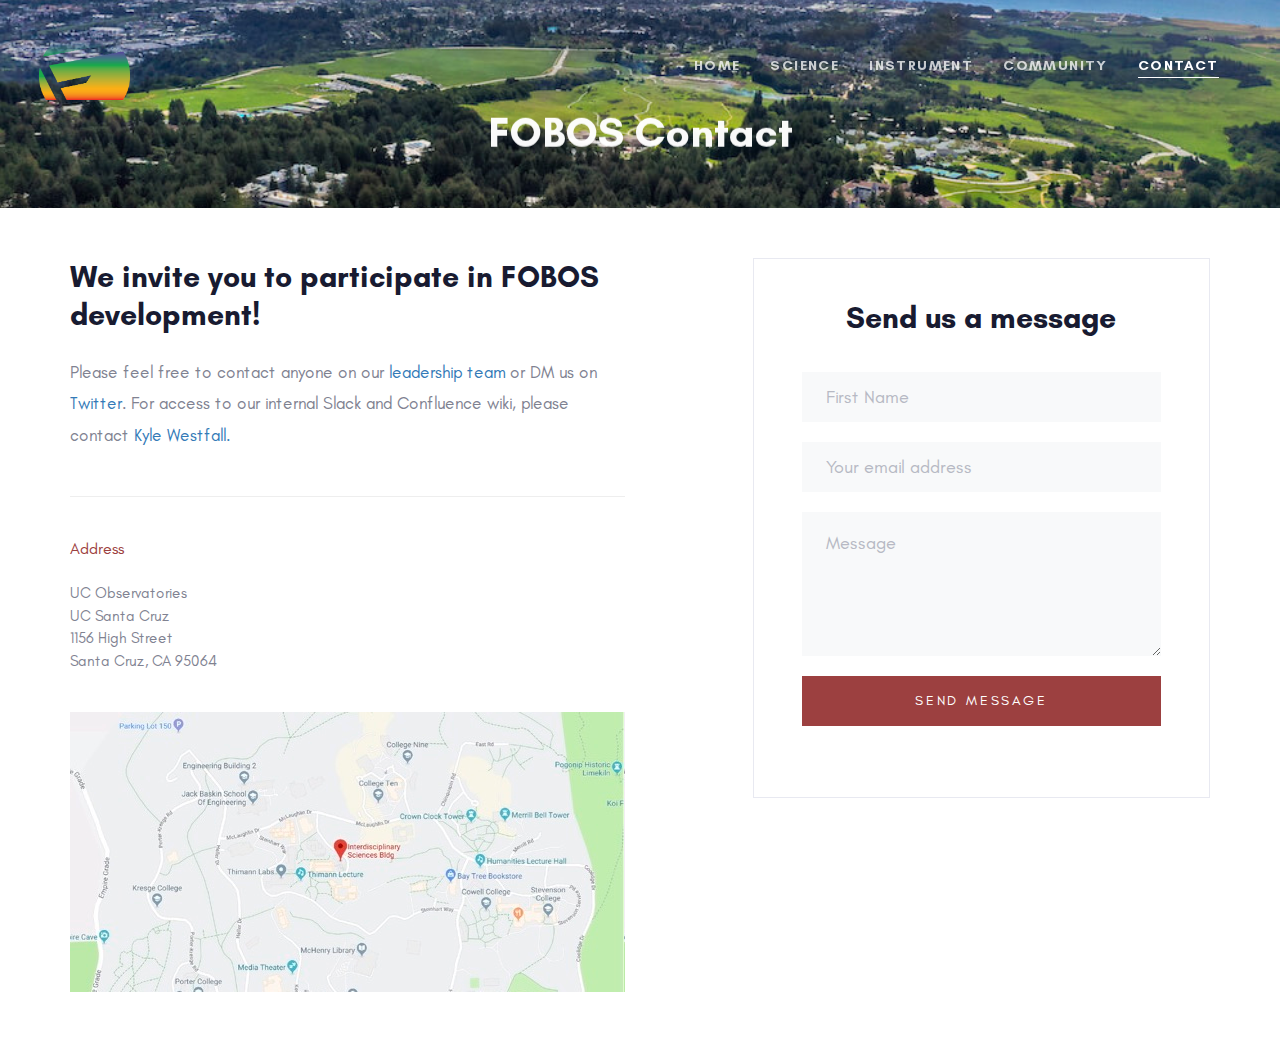
<file: contact.html>
<!DOCTYPE html>
<html lang="en">
<head>
	
	<meta charset="utf-8">
	<meta http-equiv="X-UA-Compatible" content="IE=edge">
	<meta name="viewport" content="width=device-width, initial-scale=1, shrink-to-fit=no">
	<meta name="theme-color" content="#3ed2a7">
	
	<link rel="shortcut icon" href="./assets/img/favicon.ico" />
	
	<title>FOBOS Contact</title>
	
	<link rel="stylesheet" href="assets/css/theme-vendors.min.css" />
	<link rel="stylesheet" href="assets/css/theme.min.css" />
	<link rel="stylesheet" href="assets/css/themes/digital-agency.css" />
	
	<!-- Head Libs -->
	<script async src="assets/vendors/modernizr.min.js"></script>
	
</head>
<body data-mobile-nav-trigger-alignment="right" data-mobile-nav-align="left" data-mobile-nav-style="minimal" data-mobile-nav-shceme="gray" data-mobile-header-scheme="gray" data-mobile-nav-breakpoint="1199">
	<div id="wrap">
		
		<header class="main-header main-header-overlay">
			
			<div class="mainbar-wrap">
				<div class="megamenu-hover-bg"></div><!-- /.megamenu-hover-bg -->
				<div class="container-fluid mainbar-container">
					<div class="mainbar">
						<div class="row mainbar-row align-items-lg-stretch px-4">
							
							<div class="col pr-5">
								<div class="navbar-header">
									<a class="navbar-brand" href="index.html" rel="home">
										<span class="navbar-brand-inner">
											<img class="mobile-logo-default" src="./assets/img/FOBOS_FINAL_LOGO.png" alt="Ave HTML Template">
											<img class="logo-default" src="./assets/img/FOBOS_FINAL_LOGO.png" alt="Ave HTML Template">
										</span>
									</a>
									<button type="button" class="navbar-toggle collapsed nav-trigger style-mobile" data-toggle="collapse" data-target="#main-header-collapse" aria-expanded="false" data-changeclassnames='{ "html": "mobile-nav-activated overflow-hidden" }'>
										<span class="sr-only">Toggle navigation</span>
										<span class="bars">
											<span class="bar"></span>
											<span class="bar"></span>
											<span class="bar"></span>
										</span>
									</button>
								</div><!-- /.navbar-header -->
							</div><!-- /.col -->
							
							<div class="col">
								
								<div class="collapse navbar-collapse" id="main-header-collapse">
									
									<ul id="primary-nav" class="main-nav main-nav-hover-underline-1 nav align-items-lg-stretch justify-content-lg-center" data-submenu-options='{ "toggleType":"fade", "handler":"mouse-in-out" }' data-localscroll="true">
										
										<li>
											<a href="index.html">
												<span class="link-icon"></span>
												<span class="link-txt">
													<span class="link-ext"></span>
													<span class="txt">Home</span>
												</span>
											</a>
										</li>
										<li>
											<a href="science.html">
												<span class="link-icon"></span>
												<span class="link-txt">
													<span class="link-ext"></span>
													<span class="txt">Science</span>
												</span>
											</a>
										</li>
										<li>
											<a href="instrument.html">
												<span class="link-icon"></span>
												<span class="link-txt">
													<span class="link-ext"></span>
													<span class="txt">Instrument</span>
												</span>
											</a>
										</li>
										<li>
											<a href="community.html">
												<span class="link-icon"></span>
												<span class="link-txt">
													<span class="link-ext"></span>
													<span class="txt">Community</span>
												</span>
											</a>
										</li>
										<li class="is-active">
											<a href="contact.html">
												<span class="link-icon"></span>
												<span class="link-txt">
													<span class="link-ext"></span>
													<span class="txt">Contact</span>
												</span>
											</a>
										</li>
									
								</ul><!-- /#primary-nav  -->
								
							</div><!-- /#main-header-collapse -->
							
						</div><!-- /.col -->
					</div><!-- /.mainbar-row -->
				</div><!-- /.mainbar -->
			</div><!-- /.mainbar-container -->
		</div><!-- /.mainbar-wrap -->
		
	</header><!-- /.main-header -->
	
	<main class="content">
		
    <section 
      class="vc_row d-flex flex-wrap align-items-end"
			data-parallax="true"
			data-parallax-options='{"parallaxBG":true}'
			data-slideshow-bg="true"
      data-slideshow-options='{"delay":6000000,"imageArray":["./assets/img/campus2.jpg"]}'
    >
			<div class="container">
				<div class="row">
					<div class="lqd-column col-md-10 col-md-offset-1 text-center mt-7" data-custom-animations="true" data-ca-options='{"triggerHandler":"inview","animationTarget":"all-childs","duration":"1200","delay":"150","easing":"easeOutQuint","direction":"forward","initValues":{"translateY":31,"translateZ":-108,"opacity":0},"animations":{"translateY":0,"translateZ":0,"opacity":1}}'>
						<header class="fancy-title">
							<h1 class="text-white lh-15 mb-20 mt-20"><span class="font-size-2-3x lh-1">FOBOS Contact</span></h1>
						</header>
					</div>
				</div>
			</div>
		</section>
    
    <section id="contact" class="vc_row pt-50 pb-50">
			<div class="container">
				<div class="row">

					<div class="lqd-column col-md-6">

						<header class="fancy-title">
							<h2 class="h3 mb-4">We invite you to participate in FOBOS development!</h2>
							<p class="font-size-17 lh-185">Please feel free to contact anyone on our <a href="community.html" target="_blank">leadership team</a> or DM us on <a href="https://www.twitter.com/FobosKeck/" target="_blank">Twitter</a>. For access to our internal Slack and Confluence wiki, please contact <a href="mailto:westfall@ucolick.org" target="_blank">Kyle Westfall.</a></p>
						</header>
						<hr class="mb-40">

						<div class="row mb-20">

							<div class="lqd-column col-sm-6">

								<p class="font-size-16 text-primary">Address</p>
								<p class="font-size-15">UC Observatories<br>UC Santa Cruz<br>1156 High Street<br>Santa Cruz, CA 95064</p>
								
							</div>

						</div>

						<div class="ld-gmap-container" style="height: 280px;">
							<div class="ld-gmap"></div>
						</div>

					</div>

					<div class="lqd-column col-md-5 col-md-offset-1 text-center">

						<div class="lqd-column-inner border-athens-gray pt-40 pb-35 px-5">

							<h2 class="h3 mt-0 mb-35">Send us a message</h2>

							<div class="contact-form contact-form-inputs-filled contact-form-button-block">
								<form action="./mail.php" method="POST">
									<div class="row">
										<div class="col-md-12">
											<input class="bg-athens-gray px-4" type="text" name="name" aria-required="true" aria-invalid="false" placeholder="First Name" required>
										</div><!-- /.col-md-12 -->
										<div class="col-md-12">
											<input class="bg-athens-gray px-4" type="email" name="email" aria-required="true" aria-invalid="false" placeholder="Your email address" required>
										</div><!-- /.col-md-12 -->
										<div class="col-md-12">
											<textarea class="bg-athens-gray px-4" cols="10" rows="4" name="message" aria-required="true" aria-invalid="false" placeholder="Message" required></textarea>
										</div><!-- /.col-md-12 -->
										<div class="col-md-12">
											<input type="submit" value="SEND MESSAGE" class="font-size-14 ltr-sp-2">
										</div><!-- /.col-md-12 -->
									</div><!-- /.row -->
								</form>
								<div class="contact-form-result hidden"></div><!-- /.contact-form-result -->
							</div><!-- /.contact-form -->

						</div><!-- /.lqd-column-inner -->

					</div><!-- /.lqd-column col-md-5 -->

				</div><!-- /.row -->
			</div><!-- /.container -->
		</section>

<script src="./assets/vendors/jquery.min.js"></script>
<script src="./assets/js/theme-vendors.js"></script>
<script src="./assets/js/theme.min.js"></script>

</body>
</html>
</file>
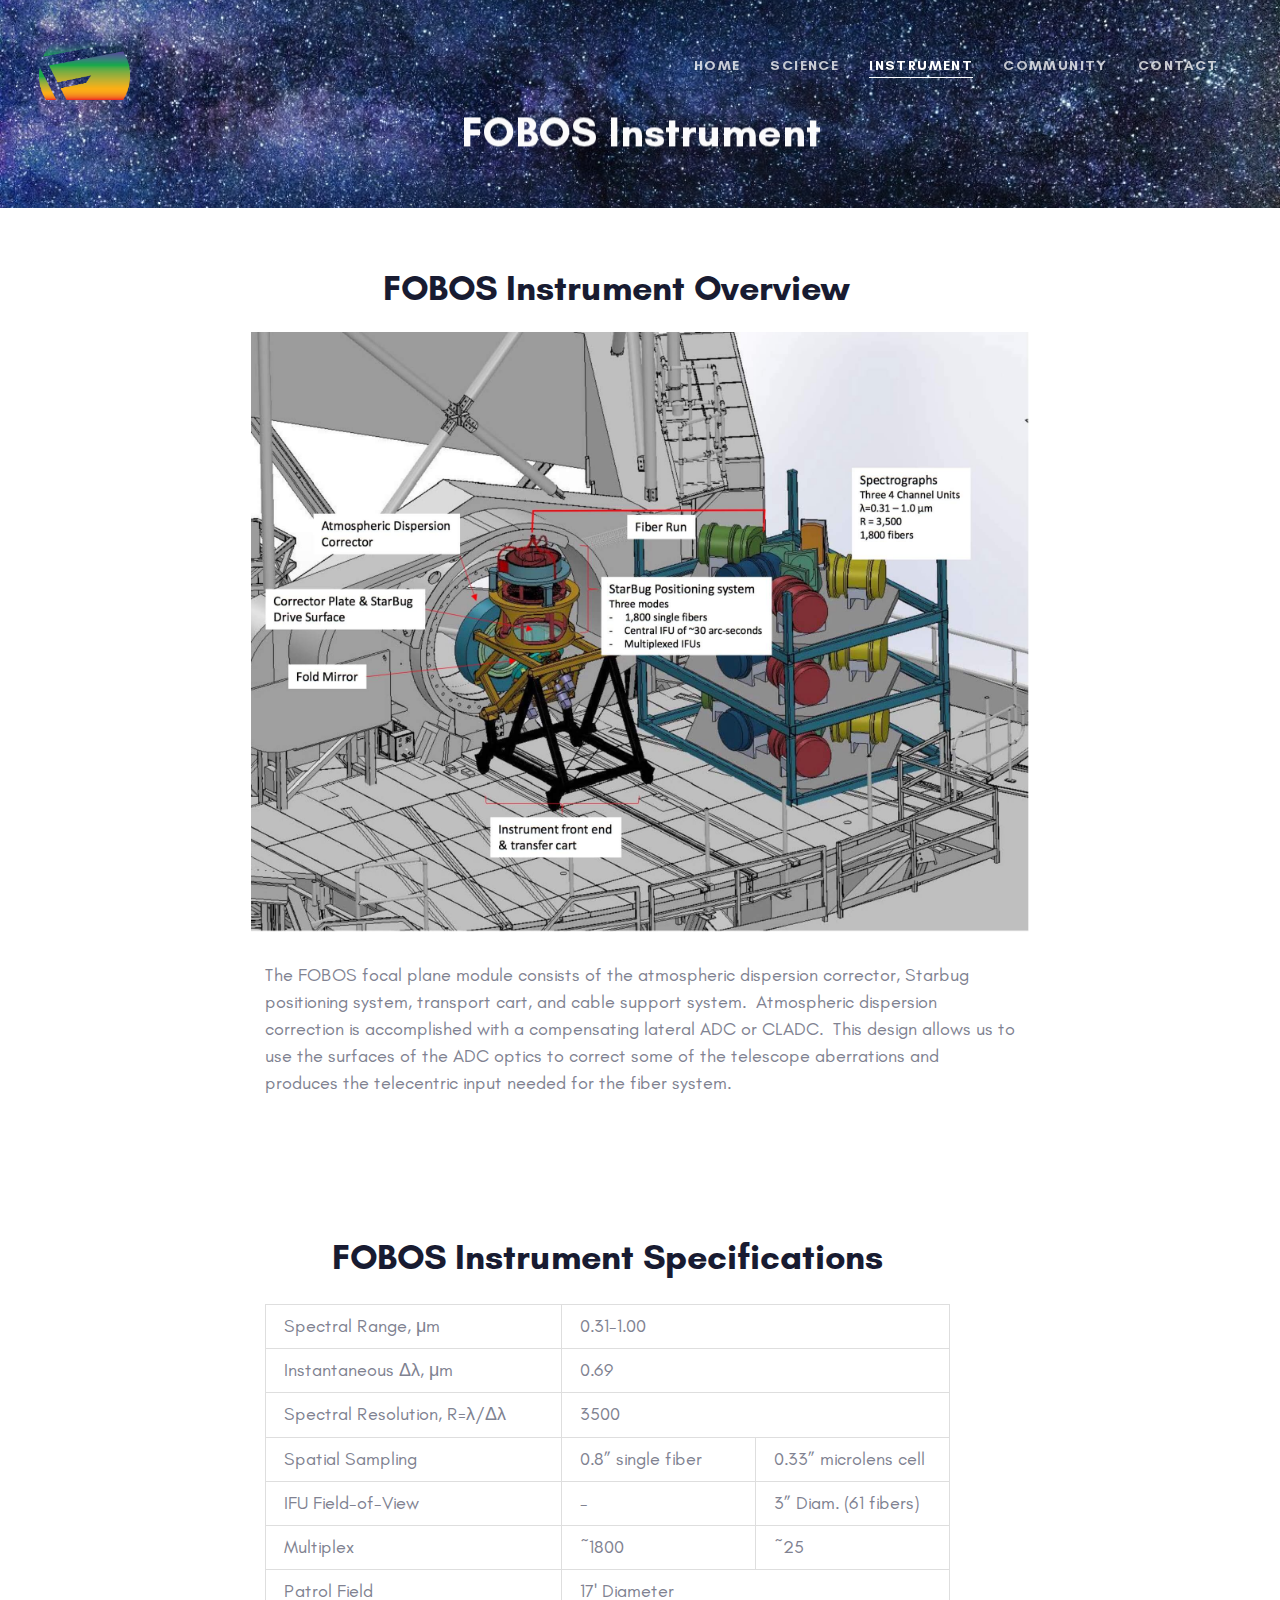
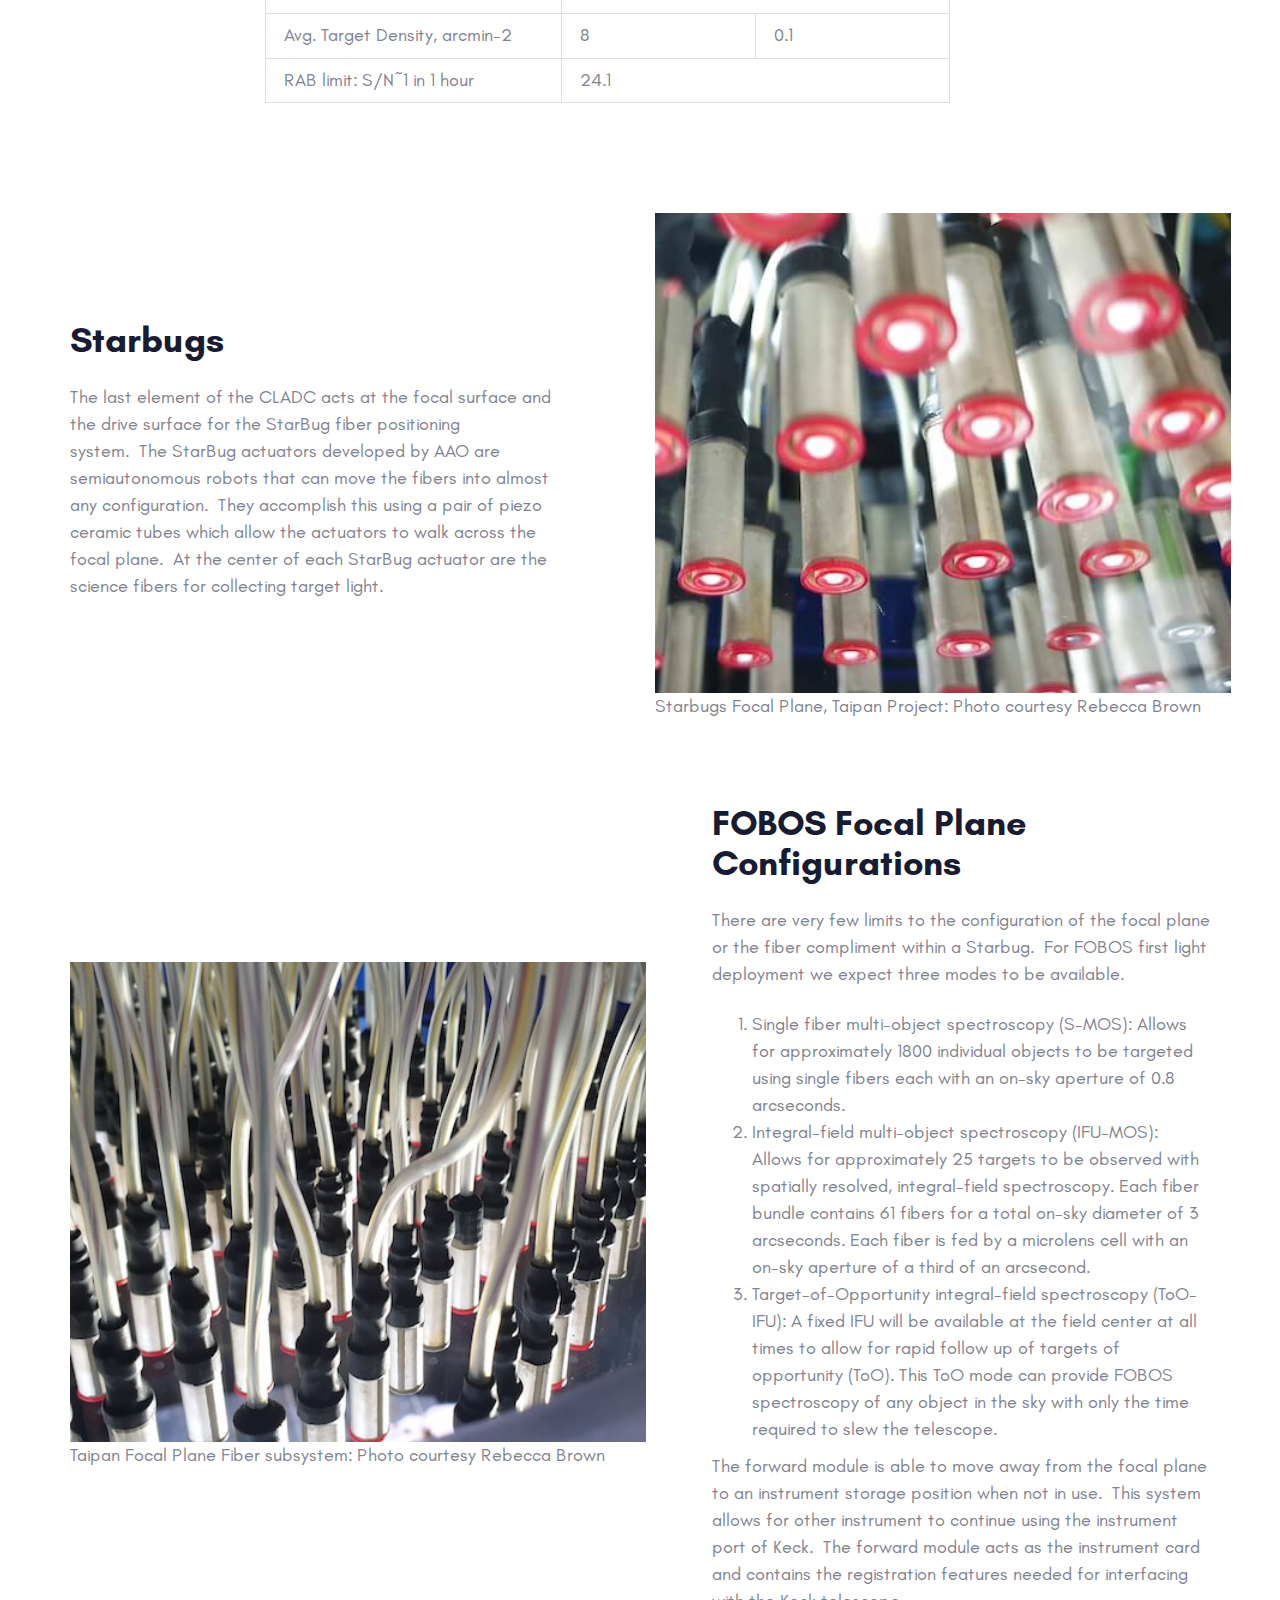
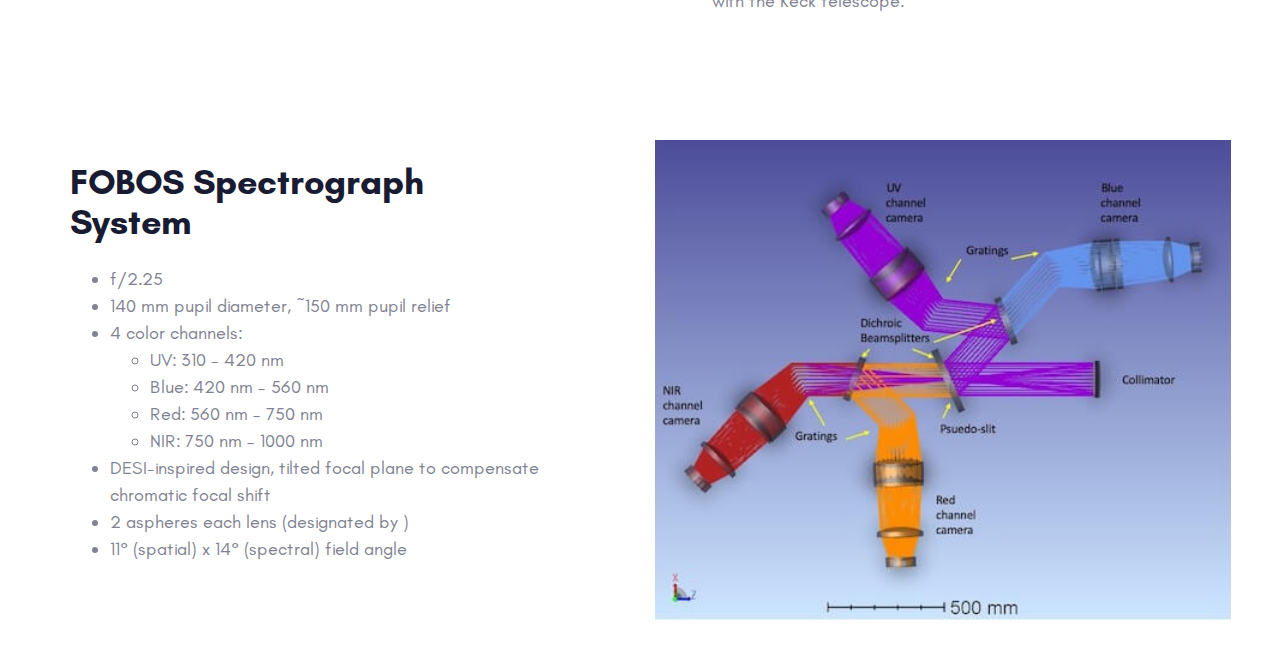
<file: instrument.html>
<!DOCTYPE html>
<html lang="en">
<head>
	
	<meta charset="utf-8">
	<meta http-equiv="X-UA-Compatible" content="IE=edge">
	<meta name="viewport" content="width=device-width, initial-scale=1, shrink-to-fit=no">
	<meta name="theme-color" content="#3ed2a7">
	
	<link rel="shortcut icon" href="./assets/img/favicon.ico" />
	
	<title>FOBOS Instrument</title>
	
	<link rel="stylesheet" href="assets/css/theme-vendors.min.css" />
	<link rel="stylesheet" href="assets/css/theme.min.css" />
	<link rel="stylesheet" href="assets/css/themes/digital-agency.css" />
	
	<!-- Head Libs -->
	<script async src="assets/vendors/modernizr.min.js"></script>
	
</head>
<body data-mobile-nav-trigger-alignment="right" data-mobile-nav-align="left" data-mobile-nav-style="minimal" data-mobile-nav-shceme="gray" data-mobile-header-scheme="gray" data-mobile-nav-breakpoint="1199">
	
	<div id="wrap">
		
		<header class="main-header main-header-overlay">
			
			<div class="mainbar-wrap">
				<div class="megamenu-hover-bg"></div><!-- /.megamenu-hover-bg -->
				<div class="container-fluid mainbar-container">
					<div class="mainbar">
						<div class="row mainbar-row align-items-lg-stretch px-4">
							
							<div class="col pr-5">
								<div class="navbar-header">
									<a class="navbar-brand" href="index.html" rel="home">
										<span class="navbar-brand-inner">
											<img class="mobile-logo-default" src="./assets/img/FOBOS_FINAL_LOGO.png" alt="Ave HTML Template">
											<img class="logo-default" src="./assets/img/FOBOS_FINAL_LOGO.png" alt="Ave HTML Template">
										</span>
									</a>
									<button type="button" class="navbar-toggle collapsed nav-trigger style-mobile" data-toggle="collapse" data-target="#main-header-collapse" aria-expanded="false" data-changeclassnames='{ "html": "mobile-nav-activated overflow-hidden" }'>
										<span class="sr-only">Toggle navigation</span>
										<span class="bars">
											<span class="bar"></span>
											<span class="bar"></span>
											<span class="bar"></span>
										</span>
									</button>
								</div><!-- /.navbar-header -->
							</div><!-- /.col -->
							
							<div class="col">
								
								<div class="collapse navbar-collapse" id="main-header-collapse">
									
									<ul id="primary-nav" class="main-nav main-nav-hover-underline-1 nav align-items-lg-stretch justify-content-lg-center" data-submenu-options='{ "toggleType":"fade", "handler":"mouse-in-out" }' data-localscroll="true">
										
										<li>
											<a href="index.html">
												<span class="link-icon"></span>
												<span class="link-txt">
													<span class="link-ext"></span>
													<span class="txt">Home</span>
												</span>
											</a>
										</li>
										<li>
											<a href="science.html">
												<span class="link-icon"></span>
												<span class="link-txt">
													<span class="link-ext"></span>
													<span class="txt">Science</span>
												</span>
											</a>
										</li>
										<li class="is-active">
											<a href="instrument.html">
												<span class="link-icon"></span>
												<span class="link-txt">
													<span class="link-ext"></span>
													<span class="txt">Instrument</span>
												</span>
											</a>
										</li>
										<li>
												<a href="community.html">
														<span class="link-icon"></span>
														<span class="link-txt">
																<span class="link-ext"></span>
																<span class="txt">Community</span>
														</span>
												</a>
										</li>
										<li>
											<a href="contact.html">
												<span class="link-icon"></span>
												<span class="link-txt">
													<span class="link-ext"></span>
													<span class="txt">Contact</span>
												</span>
											</a>
										</li>
									
								</ul><!-- /#primary-nav  -->
								
							</div><!-- /#main-header-collapse -->
							
						</div><!-- /.col -->
					</div><!-- /.mainbar-row -->
				</div><!-- /.mainbar -->
			</div><!-- /.mainbar-container -->
		</div><!-- /.mainbar-wrap -->
		
	</header><!-- /.main-header -->
	
	<main class="content">
		
    <section 
        class="vc_row d-flex flex-wrap align-items-end"
        data-parallax="true"
        data-parallax-options='{"parallaxBG":true}'
        data-slideshow-bg="true"
        data-slideshow-options='{"delay":6000000,"imageArray":["./assets/img/stars.jpg"]}'
    >
			<div class="container">
				<div class="row">
					<div class="lqd-column col-md-10 col-md-offset-1 text-center mt-7" data-custom-animations="true" data-ca-options='{"triggerHandler":"inview","animationTarget":"all-childs","duration":"1200","delay":"150","easing":"easeOutQuint","direction":"forward","initValues":{"translateY":31,"translateZ":-108,"opacity":0},"animations":{"translateY":0,"translateZ":0,"opacity":1}}'>
						<header class="fancy-title">
							<h1 class="text-white lh-15 mb-20 mt-20"><span class="font-size-2-3x lh-1">FOBOS Instrument</span></h1>
						</header>
					</div>
				</div>
			</div>
		</section>
    
    <section class="vc_row pt-60 pb-30">
      <div class="container">
        <h2 class="fio mt-0 mb-4 pr-md-5">FOBOS Instrument Overview</h2>
        <div class="row d-flex flex-wrap align-items-center">
          <div class="lqd-column col-md-12 mb-30">
            <figure class="instrumentOverviewImgWrap">
              <img class="instrumentOverviewImg" src="./assets/img/FOBOS_Overview.jpg" alt="Fobos Focal Plane">
            </figure>
          </div>
          <div class="lqd-column col-md-8 col-md-offset-2">
            <header class="fancy-title mb-35">
              <p>The FOBOS focal plane module consists of the atmospheric dispersion corrector, Starbug positioning system, transport cart, and cable support system.  Atmospheric dispersion correction is accomplished with a compensating lateral ADC or CLADC.  This design allows us to use the surfaces of the ADC optics to correct some of the telescope aberrations and produces the telecentric input needed for the fiber system.</p>
            </header>
          </div>
        </div>
      </div>
    </section>

    <section class="vc_row pt-30 pb-30 mb-50">
      <div class="container">
        <div class="row d-flex flex-wrap align-items-center">
          <div class="lqd-column col-md-8 col-md-offset-2 pr-md-7">
            <h2 style="text-align:center;">FOBOS Instrument Specifications</h2>
            <table style="width:100%;">
              <!-- <tr>
                <th></th>
                <th>FOBOS</th>
              </tr> -->
              <tr>
                <td>Spectral Range, μm</td>
                <td>0.31-1.00</td>
              </tr>
              <tr>
                <td>Instantaneous Δλ, μm</td>
                <td>0.69</td>
              </tr>
              <tr>
                <td>Spectral Resolution, R=λ/Δλ</td>
                <td>3500</td>
              </tr>
              <tr>
                <td>Spatial Sampling</td>
                <td style="padding: 0; border: none;"><table style="border:none; width:100%;"><tr style="border:none;"><td style="width:50%;">0.8” single fiber</td><td style="width:50%; border: none;">0.33” microlens cell</td></tr></table></td>
              </tr>
              <tr>
                <td>IFU Field-of-View</td>
                <td style="padding: 0; border: none;"><table style="border:none; width:100%;"><tr style="border:none;"><td style="width:50%;">-</td><td style="width:50%; border: none;">3” Diam. (61 fibers)</td></tr></table></td>
              </tr>
              <tr>
                <td>Multiplex</td>
                <td style="padding: 0; border: none;"><table style="border:none; width:100%;"><tr style="border:none;"><td style="width:50%;">~1800</td><td style="width:50%; border: none;">~25</td></tr></table></td>
              </tr>
              <tr>
                <td>Patrol Field</td>
                <td>17' Diameter</td>
              </tr>
              <tr>
                <td>Avg. Target Density, arcmin-2</td>
                <td style="padding: 0; border: none;"><table style="border:none; width:100%;"><tr style="border:none;"><td style="width:50%;">8</td><td style="width:50%; border: none;">0.1</td></tr></table></td>
              </tr>
              <tr>
                <td>RAB limit: S/N~1 in 1 hour</td>
                <td>24.1</td>
              </tr>
            </table>
          </div>
        </div>
      </div>
  </section>

    <section class="vc_row pt-30 pb-30">
      <div class="container">
        <div class="row d-flex flex-wrap align-items-center">
          <div class="lqd-column col-md-6 pr-md-7">
            <header class="fancy-title mb-35">
              <h2 class="mt-0 mb-4 pr-md-5">Starbugs</h2>
              <p>The last element of the CLADC acts at the focal surface and the drive surface for the StarBug fiber positioning system.  The StarBug actuators developed by AAO are semiautonomous robots that can move the fibers into almost any configuration.  They accomplish this using a pair of piezo ceramic tubes which allow the actuators to walk across the focal plane.  At the center of each StarBug actuator are the science fibers for collecting target light.</p>
            </header>
          </div>
          <div class="lqd-column col-md-6 mb-4 mb-md-0">
            <figure>
                <img class="instrumentImg" src="./assets/img/3.1Starbugs_FP_1.jpg" alt="starbugs 1">
                <p>Starbugs Focal Plane, Taipan Project: Photo courtesy Rebecca Brown</p>
            </figure>
          </div>
        </div>
      </div>
    </section>

    <section class="vc_row pt-30 pb-60">
      <div class="container">
        <div class="row d-flex flex-wrap align-items-center">
          <div class="lqd-column col-md-6 mb-4 mb-md-0">
            <figure>
            <img class="instrumentImg" src="./assets/img/3.2Starbugs_Above_2.jpg" alt="starbugs 2">
            <p>Taipan Focal Plane Fiber subsystem: Photo courtesy Rebecca Brown</p>
          </figure>
         	</div>
          <div class="lqd-column col-md-6 pl-md-6">
            <header class="fancy-title mb-35">
                <h2 class="mt-0 mb-4 pr-md-5">FOBOS Focal Plane Configurations</h2>
                <p>There are very few limits to the configuration of the focal plane or the fiber compliment within a Starbug.  For FOBOS first light deployment we expect three modes to be available.    
                </p>
                <ol>
                    <li>Single fiber multi-object spectroscopy (S-MOS): Allows for
                      approximately 1800 individual objects to be targeted using single fibers
                      each with an on-sky aperture of 0.8 arcseconds.</li>
                    <li>Integral-field multi-object spectroscopy (IFU-MOS): Allows for
                      approximately 25 targets to be observed with spatially resolved,
                      integral-field spectroscopy.  Each fiber bundle contains 61 fibers for a
                      total on-sky diameter of 3 arcseconds.  Each fiber is fed by a microlens
                      cell with an on-sky aperture of a third of an arcsecond.</li>
                    <li>Target-of-Opportunity integral-field spectroscopy (ToO-IFU):  A fixed
                      IFU will be available at the field center at all times to allow for
                      rapid follow up of targets of opportunity (ToO).  This ToO mode can
                      provide FOBOS spectroscopy of any object in the sky with only the time
                      required to slew the telescope.</li>
                </ol>
                <p>
                    The forward module is able to move away from the focal plane to an instrument storage position when not in use.  This system allows for other instrument to continue using the instrument port of Keck.  The forward module acts as the instrument card and contains the registration features needed for interfacing with the Keck telescope.
                </p>
            </header>
          </div>
        </div>
      </div>
    </section>
    
    <section class="vc_row pt-30 pb-30">
        <div class="container">
          <div class="row d-flex flex-wrap align-items-center">
            <div class="lqd-column col-md-6 pr-md-7">
              <header class="fancy-title mb-35">
                <h2 class="mt-0 mb-4 pr-md-5">FOBOS Spectrograph System</h2>
                <ul>
                  <li>f/2.25</li>
                  <li>140 mm pupil diameter, ~150 mm pupil relief</li>
                  <li>4 color channels:</li>
                    <ul>
                      <li>UV: 310 - 420 nm</li>
                      <li>Blue: 420 nm – 560 nm</li>
                      <li>Red: 560 nm – 750 nm</li>
                      <li>NIR: 750 nm – 1000 nm</li>
                    </ul>
                  <li>DESI-inspired design, tilted focal plane to compensate chromatic focal shift</li>
                  <li>2 aspheres each lens (designated by    )</li>
                  <li>11° (spatial) x 14° (spectral) field angle</li>
                </ul>
              </header>
            </div>
            <div class="lqd-column col-md-6 mb-4 mb-md-0">
                <img class="instrumentImg" src="./assets/img/FOBOS-Layout_1.jpg" alt="starbugs 1">
            </div>
          </div>
        </div>
    </section>

	</main>
</div>

<script src="./assets/vendors/jquery.min.js"></script>
<script src="./assets/js/theme-vendors.js"></script>
<script src="./assets/js/theme.min.js"></script>

</body>
</html>
</file>
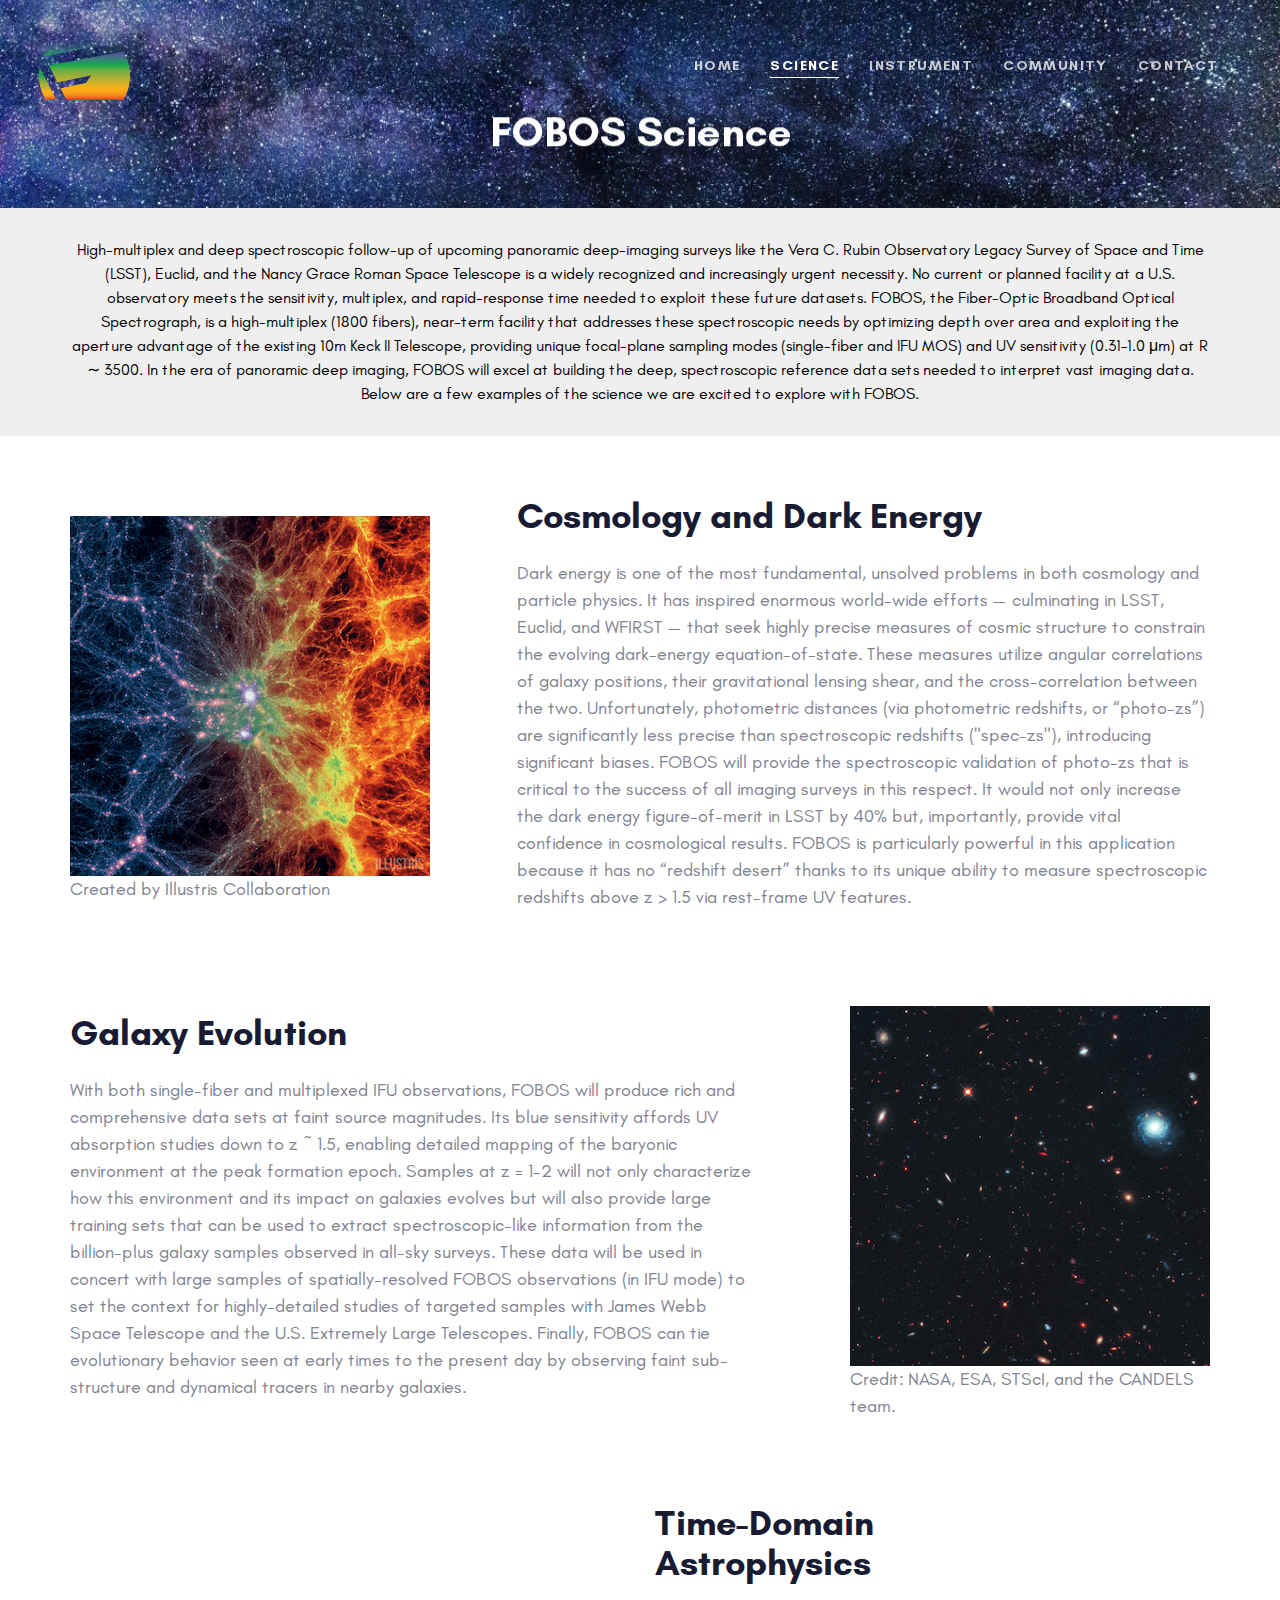
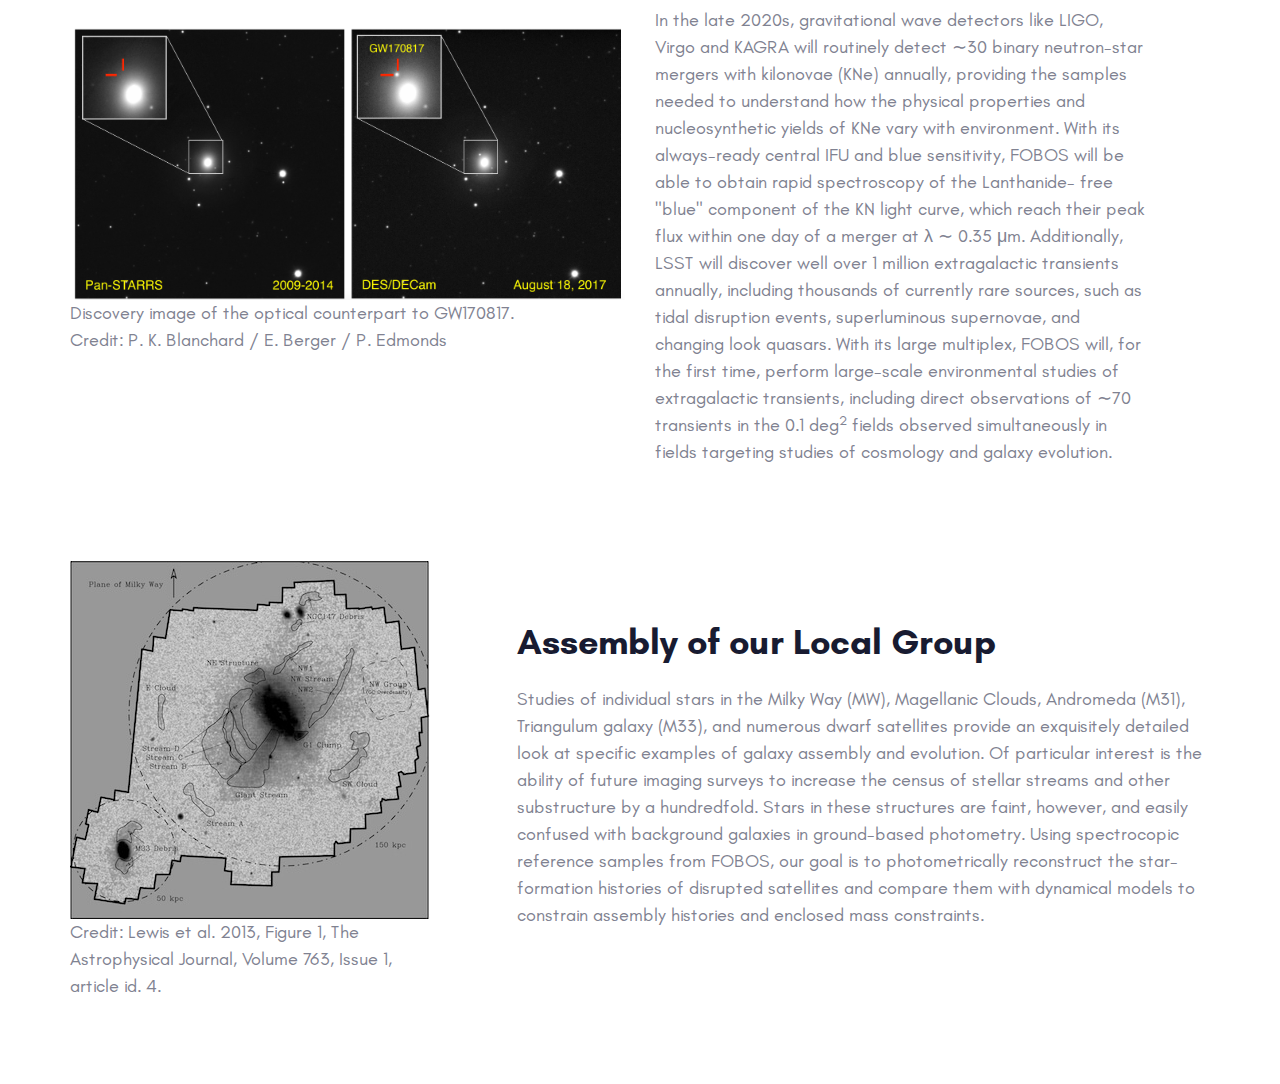
<file: science.html>
<!DOCTYPE html>
<html lang="en">
<head>
	
	<meta charset="utf-8">
	<meta http-equiv="X-UA-Compatible" content="IE=edge">
	<meta name="viewport" content="width=device-width, initial-scale=1, shrink-to-fit=no">
	<meta name="theme-color" content="#3ed2a7">
	
	<link rel="shortcut icon" href="./assets/img/favicon.ico" />
	
	<title>FOBOS Science</title>
	
	<link rel="stylesheet" href="assets/css/theme-vendors.min.css" />
	<link rel="stylesheet" href="assets/css/theme.min.css" />
	<link rel="stylesheet" href="assets/css/themes/digital-agency.css" />
	
	<!-- Head Libs -->
	<script async src="assets/vendors/modernizr.min.js"></script>
	
</head>
<body data-mobile-nav-trigger-alignment="right" data-mobile-nav-align="left" data-mobile-nav-style="minimal" data-mobile-nav-shceme="gray" data-mobile-header-scheme="gray" data-mobile-nav-breakpoint="1199">
	
	<div id="wrap">
		
		<header class="main-header main-header-overlay">
			
			<div class="mainbar-wrap">
				<div class="megamenu-hover-bg"></div><!-- /.megamenu-hover-bg -->
				<div class="container-fluid mainbar-container">
					<div class="mainbar">
						<div class="row mainbar-row align-items-lg-stretch px-4">
							
							<div class="col pr-5">
								<div class="navbar-header">
									<a class="navbar-brand" href="index.html" rel="home">
										<span class="navbar-brand-inner">
											<img class="mobile-logo-default" src="./assets/img/FOBOS_FINAL_LOGO.png" alt="Ave HTML Template">
											<img class="logo-default" src="./assets/img/FOBOS_FINAL_LOGO.png" alt="Ave HTML Template">
										</span>
									</a>
									<button type="button" class="navbar-toggle collapsed nav-trigger style-mobile" data-toggle="collapse" data-target="#main-header-collapse" aria-expanded="false" data-changeclassnames='{ "html": "mobile-nav-activated overflow-hidden" }'>
										<span class="sr-only">Toggle navigation</span>
										<span class="bars">
											<span class="bar"></span>
											<span class="bar"></span>
											<span class="bar"></span>
										</span>
									</button>
								</div><!-- /.navbar-header -->
							</div><!-- /.col -->
							
							<div class="col">
								
								<div class="collapse navbar-collapse" id="main-header-collapse">
									
									<ul id="primary-nav" class="main-nav main-nav-hover-underline-1 nav align-items-lg-stretch justify-content-lg-center" data-submenu-options='{ "toggleType":"fade", "handler":"mouse-in-out" }' data-localscroll="true">
										
										<li>
											<a href="index.html">
												<span class="link-icon"></span>
												<span class="link-txt">
													<span class="link-ext"></span>
													<span class="txt">Home</span>
												</span>
											</a>
										</li>
										<li class="is-active">
											<a href="science.html">
												<span class="link-icon"></span>
												<span class="link-txt">
													<span class="link-ext"></span>
													<span class="txt">Science</span>
												</span>
											</a>
										</li>
										<li>
											<a href="instrument.html">
												<span class="link-icon"></span>
												<span class="link-txt">
													<span class="link-ext"></span>
													<span class="txt">Instrument</span>
												</span>
											</a>
										</li>
										<li>
												<a href="community.html">
														<span class="link-icon"></span>
														<span class="link-txt">
																<span class="link-ext"></span>
																<span class="txt">Community</span>
														</span>
												</a>
										</li>
										<li>
											<a href="contact.html">
												<span class="link-icon"></span>
												<span class="link-txt">
													<span class="link-ext"></span>
													<span class="txt">Contact</span>
												</span>
											</a>
										</li>
									
								</ul><!-- /#primary-nav  -->
								
							</div><!-- /#main-header-collapse -->
							
						</div><!-- /.col -->
					</div><!-- /.mainbar-row -->
				</div><!-- /.mainbar -->
			</div><!-- /.mainbar-container -->
		</div><!-- /.mainbar-wrap -->
		
	</header><!-- /.main-header -->
	
	<main class="content">
		
    <section 
      class="vc_row d-flex flex-wrap align-items-end"
			data-parallax="true"
			data-parallax-options='{"parallaxBG":true}'
			data-slideshow-bg="true"
      data-slideshow-options='{"delay":6000000,"imageArray":["./assets/img/stars.jpg"]}'
    >
			<div class="container">
				<div class="row">
					<div class="lqd-column col-md-10 col-md-offset-1 text-center mt-7" data-custom-animations="true" data-ca-options='{"triggerHandler":"inview","animationTarget":"all-childs","duration":"1200","delay":"150","easing":"easeOutQuint","direction":"forward","initValues":{"translateY":31,"translateZ":-108,"opacity":0},"animations":{"translateY":0,"translateZ":0,"opacity":1}}'>
						<header class="fancy-title">
							<h1 class="text-white lh-15 mb-20 mt-20"><span class="font-size-2-3x lh-1">FOBOS Science</span></h1>
						</header>
					</div>
				</div>
			</div>
		</section>
		
		<section>
			<div class="container-fluid scienceparawrap">
				<div class="container">
					<div class="row">
						<div class="lqd-column scienceparagraph text-center col-md-12">

<p class="text-black font-size-16 mb-0">High-multiplex and deep
spectroscopic follow-up of upcoming panoramic deep-imaging surveys
like the Vera C. Rubin Observatory Legacy Survey of Space and Time
(LSST), Euclid, and the Nancy Grace Roman Space Telescope is a widely
recognized and increasingly urgent necessity. No current or planned
facility at a U.S. observatory meets the sensitivity, multiplex, and
rapid-response time needed to exploit these future datasets. FOBOS,
the Fiber-Optic Broadband Optical Spectrograph, is a high-multiplex
(1800 fibers), near-term facility that addresses these spectroscopic
needs by optimizing depth over area and exploiting the aperture
advantage of the existing 10m Keck II Telescope, providing unique
focal-plane sampling modes (single-fiber and IFU MOS) and UV
sensitivity (0.31–1.0 μm) at R ∼ 3500. In the era of panoramic deep
imaging, FOBOS will excel at building the deep, spectroscopic
reference data sets needed to interpret vast imaging data. Below are
a few examples of the science we are excited to explore with
FOBOS.</p>

						</div>
					</div>
				</div>
			</div>
    </section>
    
    <!-- Cosmology and Dark Energy Section -->
    <section id="darkenergy" class="vc_row pt-60 pb-30">
      <div class="container">
        <div class="row d-flex flex-wrap align-items-center">
          <div class="lqd-column col-md-4 mb-4 mb-md-0">
            <figure>
              <img class="scienceImg" src="./assets/img/darkenergy.png" alt="Cosmology and Dark Energy">
						</figure>
						<p>Created by Illustris Collaboration</p>
          </div>
          <div class="lqd-column col-md-8 pl-md-6">
            <header class="fancy-title mb-35">
              <h2 class="mt-0 mb-4 pr-md-5">Cosmology and Dark Energy</h2>

<p>Dark energy is one of the most fundamental, unsolved problems in
both cosmology and particle physics. It has inspired enormous
world-wide efforts — culminating in LSST, Euclid, and WFIRST — that
seek highly precise measures of cosmic structure to constrain the
evolving dark-energy equation-of-state. These measures utilize
angular correlations of galaxy positions, their gravitational lensing
shear, and the cross-correlation between the two. Unfortunately,
photometric distances (via photometric redshifts, or “photo-zs”) are
significantly less precise than spectroscopic redshifts ("spec-zs"),
introducing significant biases. FOBOS will provide the spectroscopic
validation of photo-zs that is critical to the success of all imaging
surveys in this respect. It would not only increase the dark energy
figure-of-merit in LSST by 40% but, importantly, provide vital
confidence in cosmological results. FOBOS is particularly powerful in
this application because it has no “redshift desert” thanks to its
unique ability to measure spectroscopic redshifts above z > 1.5 via
rest-frame UV features.</p>

            </header>
          </div>
        </div>
      </div>
    </section>

    <!-- Galaxy Ecosystem Section -->
    <section id="galaxyevol" class="vc_row pt-30 pb-30">
      <div class="container">
        <div class="row d-flex flex-wrap align-items-center">
          <div class="lqd-column col-md-8 pr-md-7">
            <header class="fancy-title mb-35">
              <h2 class="mt-0 mb-4 pr-md-5">Galaxy Evolution</h2>

<p>With both single-fiber and multiplexed IFU observations, FOBOS
will produce rich and comprehensive data sets at faint source
magnitudes. Its blue sensitivity affords UV absorption studies down
to z ~ 1.5, enabling detailed mapping of the baryonic environment at
the peak formation epoch. Samples at z = 1–2 will not only
characterize how this environment and its impact on galaxies evolves
but will also provide large training sets that can be used to extract
spectroscopic-like information from the billion-plus galaxy samples
observed in all-sky surveys. These data will be used in concert with
large samples of spatially-resolved FOBOS observations (in IFU mode)
to set the context for highly-detailed studies of targeted samples
with James Webb Space Telescope and the U.S. Extremely Large
Telescopes. Finally, FOBOS can tie evolutionary behavior seen at
early times to the present day by observing faint sub-structure and
dynamical tracers in nearby galaxies.</p>

            </header>
          </div>
          <div class="lqd-column col-md-4 mb-4 mb-md-0">
            <figure>
			    <img class="scienceImg" src="./assets/img/galaxyevolution.png" alt="Cosmology and Dark Energy">
				<p>Credit: NASA, ESA, STScI, and the CANDELS team.</p>
            </figure>
          </div>
        </div>
      </div>
    </section>

    <!-- Transient Section -->
    <section id="timedomain" class="vc_row pt-30 pb-30">
      <div class="container">
        <div class="row d-flex flex-wrap align-items-center">
          <div class="lqd-column col-md-6 mb-4 mb-md-0">
            <figure>
                <img class="scienceImg" src="./assets/img/discovery-pair.png" alt="Kilonova">
				<p>Discovery image of the optical counterpart to
				GW170817. <br />Credit: P. K. Blanchard / E. Berger / P.
				Edmonds </p>
            </figure>
          </div>
          <div class="lqd-column col-md-6 pr-md-7">
            <header class="fancy-title mb-35">
              <h2 class="mt-0 mb-4 pr-md-5">Time-Domain Astrophysics</h2>

<p> In the late 2020s, gravitational wave detectors like LIGO, Virgo
and KAGRA will routinely detect &sim;30 binary neutron-star mergers
with kilonovae (KNe) annually, providing the samples needed to
understand how the physical properties and nucleosynthetic yields of
KNe vary with environment. With its always-ready central IFU and blue
sensitivity, FOBOS will be able to obtain rapid spectroscopy of the
Lanthanide- free "blue" component of the KN light curve, which reach
their peak flux within one day of a merger at &lambda; &sim; 0.35
&mu;m. Additionally, LSST will discover well over 1 million
extragalactic transients annually, including thousands of currently
rare sources, such as tidal disruption events, superluminous
supernovae, and changing look quasars. With its large multiplex,
FOBOS will, for the first time, perform large-scale environmental
studies of extragalactic transients, including direct observations of
&sim;70 transients in the 0.1 deg<sup>2</sup> fields observed
simultaneously in fields targeting studies of cosmology and galaxy
evolution.</p>
            </header>
          </div>
        </div>
      </div>
    </section>

    <!-- Cosmology and Dark Energy Section -->
    <section id="darkenergy" class="vc_row pt-30 pb-60">
      <div class="container">
        <div class="row d-flex flex-wrap align-items-center">
          <div class="lqd-column col-md-4 mb-4 mb-md-0">
            <figure>
              <img class="scienceImg" src="./assets/img/localgroup.jpg" alt="Cosmology and Dark Energy">
            </figure>
            <p>Credit: Lewis et al. 2013, Figure 1, The Astrophysical Journal, Volume 763, Issue 1, article id. 4.</p>
          </div>
          <div class="lqd-column col-md-8 pl-md-6">
            <header class="fancy-title mb-35">
              <h2 class="mt-0 mb-4 pr-md-5">Assembly of our Local Group</h2>

<p>Studies of individual stars in the Milky Way (MW), Magellanic
Clouds, Andromeda (M31), Triangulum galaxy (M33), and numerous dwarf
satellites provide an exquisitely detailed look at specific examples
of galaxy assembly and evolution. Of particular interest is the
ability of future imaging surveys to increase the census of stellar
streams and other substructure by a hundredfold. Stars in these
structures are faint, however, and easily confused with background
galaxies in ground-based photometry. Using spectrocopic reference
samples from FOBOS, our goal is to photometrically reconstruct the
star-formation histories of disrupted satellites and compare them
with dynamical models to constrain assembly histories and enclosed
mass constraints.</p>
              
            </header>
          </div>
        </div>
      </div>
		</section>
	</main>
</div>

<script src="./assets/vendors/jquery.min.js"></script>
<script src="./assets/js/theme-vendors.js"></script>
<script src="./assets/js/theme.min.js"></script>

</body>
</html>
</file>
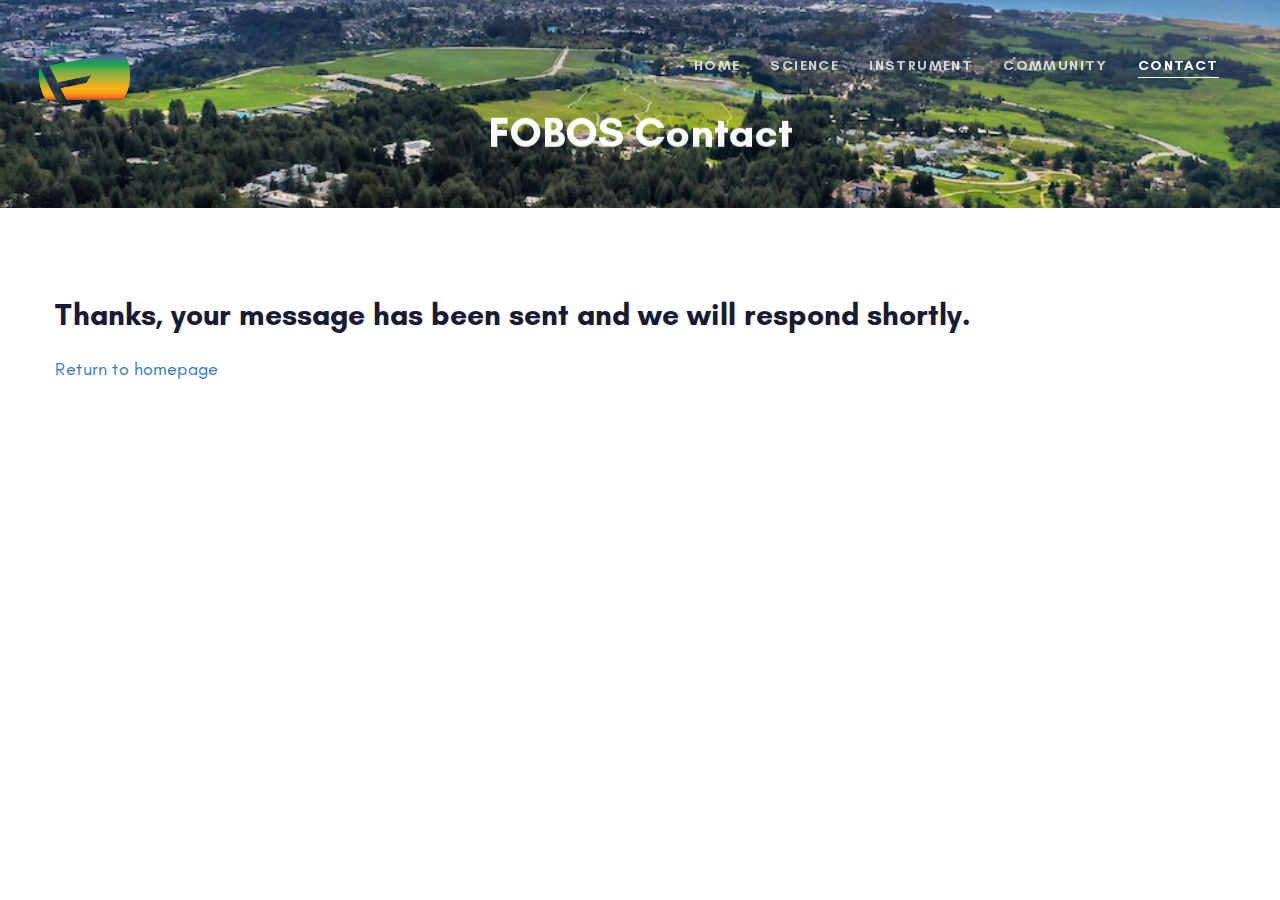
<file: thanks.html>
<!DOCTYPE html>
<html lang="en">
<head>
	
	<meta charset="utf-8">
	<meta http-equiv="X-UA-Compatible" content="IE=edge">
	<meta name="viewport" content="width=device-width, initial-scale=1, shrink-to-fit=no">
	<meta name="theme-color" content="#3ed2a7">
	
	<link rel="shortcut icon" href="./assets/img/favicon.ico" />
	
	<title>FOBOS Contact</title>
	
	<link rel="stylesheet" href="assets/css/theme-vendors.min.css" />
	<link rel="stylesheet" href="assets/css/theme.min.css" />
	<link rel="stylesheet" href="assets/css/themes/digital-agency.css" />
	
	<!-- Head Libs -->
	<script async src="assets/vendors/modernizr.min.js"></script>
	
</head>
<body data-mobile-nav-trigger-alignment="right" data-mobile-nav-align="left" data-mobile-nav-style="minimal" data-mobile-nav-shceme="gray" data-mobile-header-scheme="gray" data-mobile-nav-breakpoint="1199">
	<div id="wrap">
		
		<header class="main-header main-header-overlay">
			
			<div class="mainbar-wrap">
				<div class="megamenu-hover-bg"></div><!-- /.megamenu-hover-bg -->
				<div class="container-fluid mainbar-container">
					<div class="mainbar">
						<div class="row mainbar-row align-items-lg-stretch px-4">
							
							<div class="col pr-5">
								<div class="navbar-header">
									<a class="navbar-brand" href="index.html" rel="home">
										<span class="navbar-brand-inner">
											<img class="mobile-logo-default" src="./assets/img/FOBOS_FINAL_LOGO.png" alt="Ave HTML Template">
											<img class="logo-default" src="./assets/img/FOBOS_FINAL_LOGO.png" alt="Ave HTML Template">
										</span>
									</a>
									<button type="button" class="navbar-toggle collapsed nav-trigger style-mobile" data-toggle="collapse" data-target="#main-header-collapse" aria-expanded="false" data-changeclassnames='{ "html": "mobile-nav-activated overflow-hidden" }'>
										<span class="sr-only">Toggle navigation</span>
										<span class="bars">
											<span class="bar"></span>
											<span class="bar"></span>
											<span class="bar"></span>
										</span>
									</button>
								</div><!-- /.navbar-header -->
							</div><!-- /.col -->
							
							<div class="col">
								
								<div class="collapse navbar-collapse" id="main-header-collapse">
									
									<ul id="primary-nav" class="main-nav main-nav-hover-underline-1 nav align-items-lg-stretch justify-content-lg-center" data-submenu-options='{ "toggleType":"fade", "handler":"mouse-in-out" }' data-localscroll="true">
										
										<li>
											<a href="index.html">
												<span class="link-icon"></span>
												<span class="link-txt">
													<span class="link-ext"></span>
													<span class="txt">Home</span>
												</span>
											</a>
										</li>
										<li>
											<a href="science.html">
												<span class="link-icon"></span>
												<span class="link-txt">
													<span class="link-ext"></span>
													<span class="txt">Science</span>
												</span>
											</a>
										</li>
										<li>
											<a href="instrument.html">
												<span class="link-icon"></span>
												<span class="link-txt">
													<span class="link-ext"></span>
													<span class="txt">Instrument</span>
												</span>
											</a>
										</li>
										<li>
											<a href="community.html">
												<span class="link-icon"></span>
												<span class="link-txt">
													<span class="link-ext"></span>
													<span class="txt">Community</span>
												</span>
											</a>
										</li>
										<li class="is-active">
											<a href="contact.html">
												<span class="link-icon"></span>
												<span class="link-txt">
													<span class="link-ext"></span>
													<span class="txt">Contact</span>
												</span>
											</a>
										</li>
									
								</ul><!-- /#primary-nav  -->
								
							</div><!-- /#main-header-collapse -->
							
						</div><!-- /.col -->
					</div><!-- /.mainbar-row -->
				</div><!-- /.mainbar -->
			</div><!-- /.mainbar-container -->
		</div><!-- /.mainbar-wrap -->
		
	</header><!-- /.main-header -->
	
	<main class="content">
		
    <section 
      class="vc_row d-flex flex-wrap align-items-end"
			data-parallax="true"
			data-parallax-options='{"parallaxBG":true}'
			data-slideshow-bg="true"
      data-slideshow-options='{"delay":6000000,"imageArray":["./assets/img/campus2.jpg"]}'
    >
			<div class="container">
				<div class="row">
					<div class="lqd-column col-md-10 col-md-offset-1 text-center mt-7" data-custom-animations="true" data-ca-options='{"triggerHandler":"inview","animationTarget":"all-childs","duration":"1200","delay":"150","easing":"easeOutQuint","direction":"forward","initValues":{"translateY":31,"translateZ":-108,"opacity":0},"animations":{"translateY":0,"translateZ":0,"opacity":1}}'>
						<header class="fancy-title">
							<h1 class="text-white lh-15 mb-20 mt-20"><span class="font-size-2-3x lh-1">FOBOS Contact</span></h1>
						</header>
					</div>
				</div>
			</div>
		</section>
    
    <section id="contact" class="vc_row pt-50 pb-50">
			<div class="container">
				<div class="row">
					<h3>Thanks, your message has been sent and we will respond shortly.</h3>
					<a href="https://fobos.ucolick.org/index.html">Return to homepage</a>
				</div><!-- /.row -->
			</div><!-- /.container -->
</section>

<script src="./assets/vendors/jquery.min.js"></script>
<script src="./assets/js/theme-vendors.js"></script>
<script src="./assets/js/theme.min.js"></script>

</body>
</html>
</file>
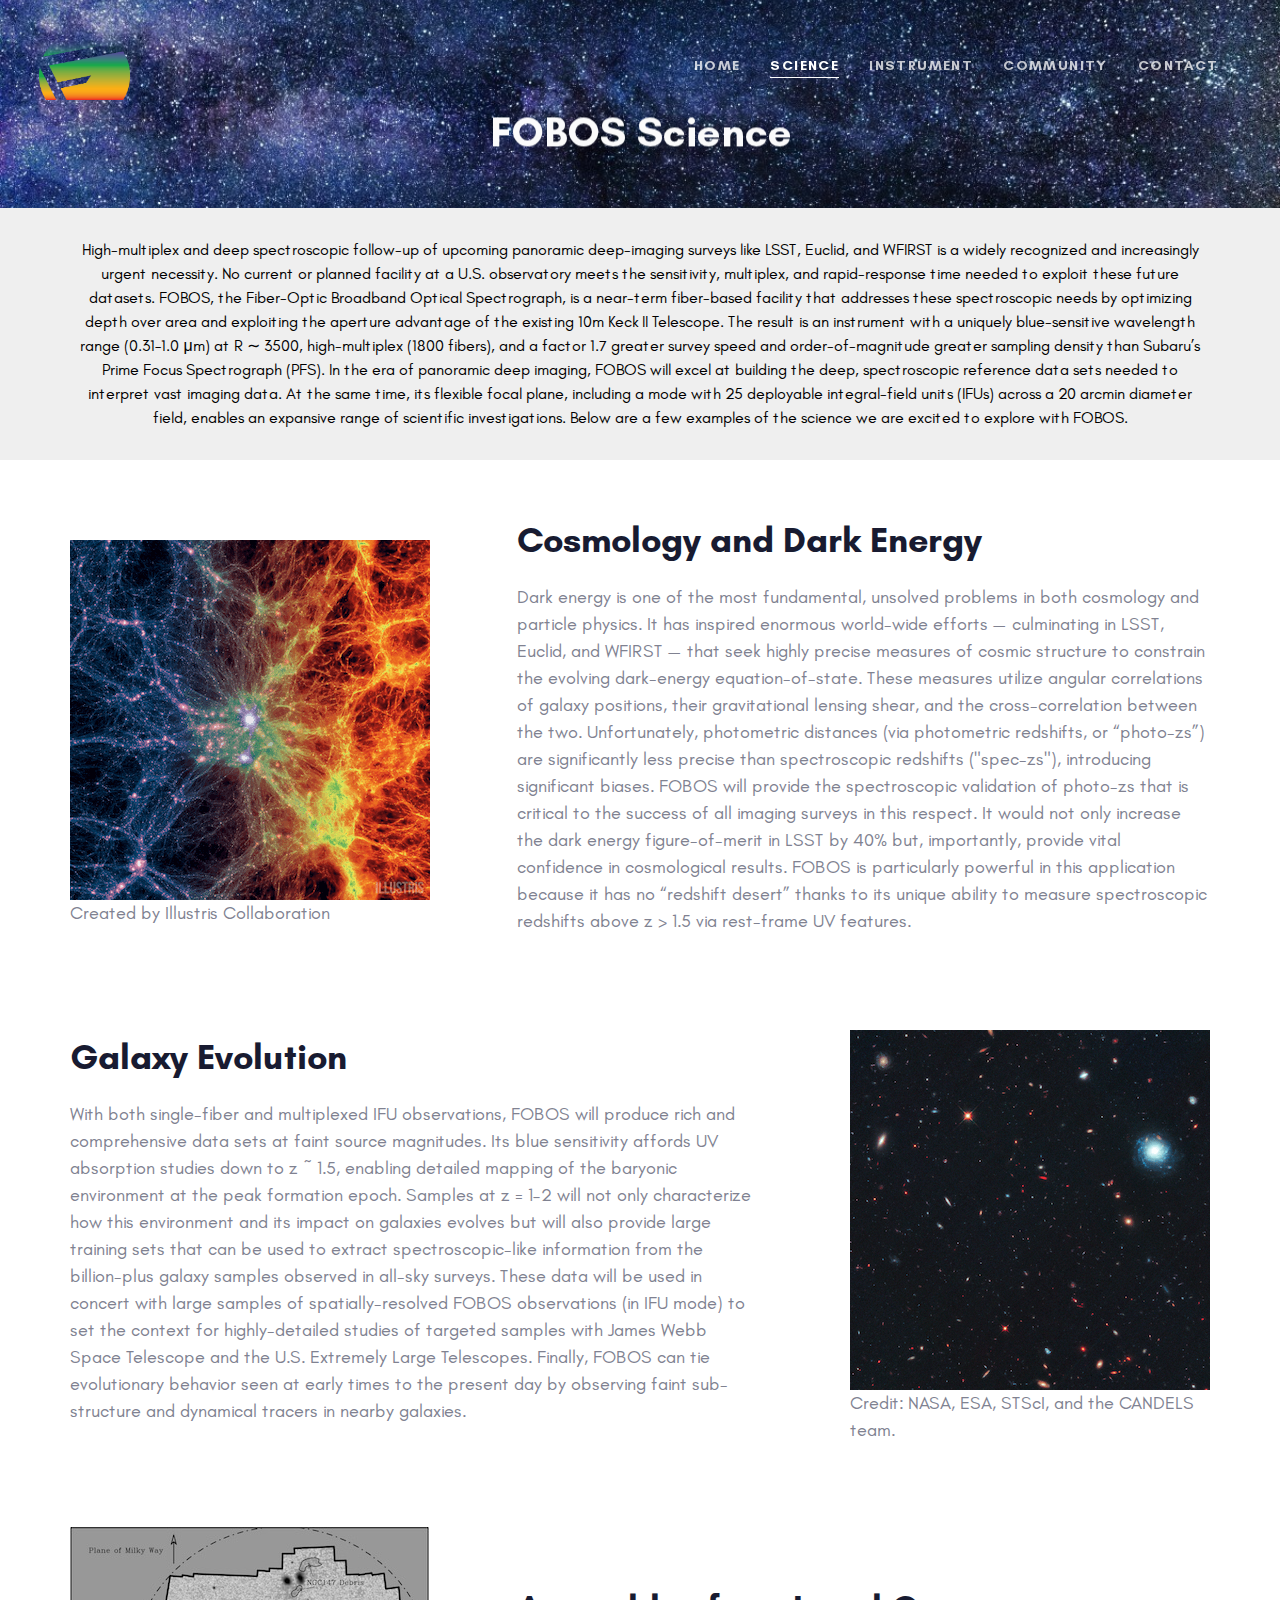
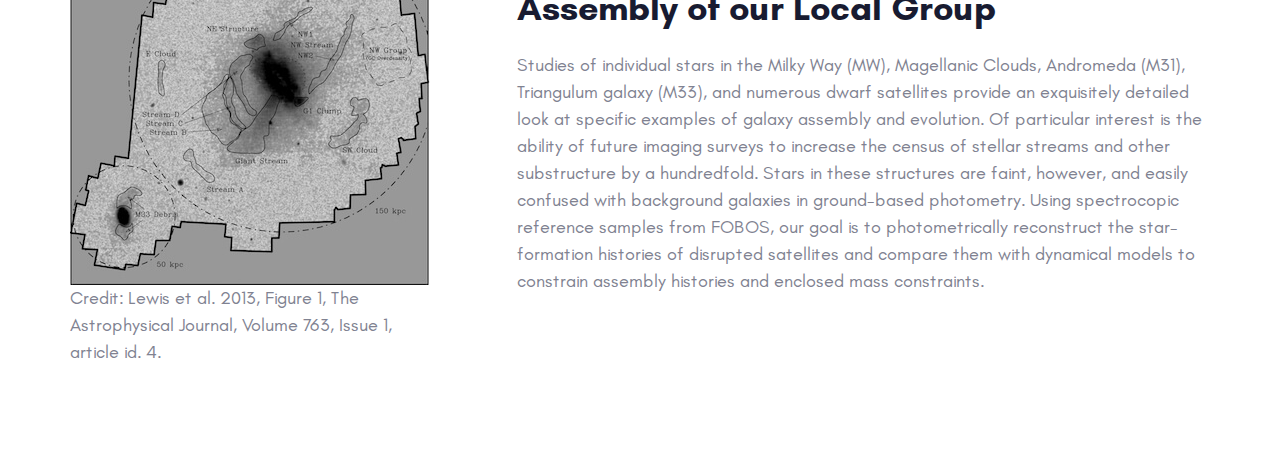
<file: src/science.html>
<!DOCTYPE html>
<html lang="en">
<head>
	
	<meta charset="utf-8">
	<meta http-equiv="X-UA-Compatible" content="IE=edge">
	<meta name="viewport" content="width=device-width, initial-scale=1, shrink-to-fit=no">
	<meta name="theme-color" content="#3ed2a7">
	
	<link rel="shortcut icon" href="./assets/img/favicon.ico" />
	
	<title>FOBOS Science</title>
	
	<link rel="stylesheet" href="assets/css/theme-vendors.min.css" />
	<link rel="stylesheet" href="assets/css/theme.min.css" />
	<link rel="stylesheet" href="assets/css/themes/digital-agency.css" />
	
	<!-- Head Libs -->
	<script async src="assets/vendors/modernizr.min.js"></script>
	
</head>
<body data-mobile-nav-trigger-alignment="right" data-mobile-nav-align="left" data-mobile-nav-style="minimal" data-mobile-nav-shceme="gray" data-mobile-header-scheme="gray" data-mobile-nav-breakpoint="1199">
	
	<div id="wrap">
		
		<header class="main-header main-header-overlay">
			
			<div class="mainbar-wrap">
				<div class="megamenu-hover-bg"></div><!-- /.megamenu-hover-bg -->
				<div class="container-fluid mainbar-container">
					<div class="mainbar">
						<div class="row mainbar-row align-items-lg-stretch px-4">
							
							<div class="col pr-5">
								<div class="navbar-header">
									<a class="navbar-brand" href="index.html" rel="home">
										<span class="navbar-brand-inner">
											<img class="mobile-logo-default" src="./assets/img/FOBOS_FINAL_LOGO.png" alt="Ave HTML Template">
											<img class="logo-default" src="./assets/img/FOBOS_FINAL_LOGO.png" alt="Ave HTML Template">
										</span>
									</a>
									<button type="button" class="navbar-toggle collapsed nav-trigger style-mobile" data-toggle="collapse" data-target="#main-header-collapse" aria-expanded="false" data-changeclassnames='{ "html": "mobile-nav-activated overflow-hidden" }'>
										<span class="sr-only">Toggle navigation</span>
										<span class="bars">
											<span class="bar"></span>
											<span class="bar"></span>
											<span class="bar"></span>
										</span>
									</button>
								</div><!-- /.navbar-header -->
							</div><!-- /.col -->
							
							<div class="col">
								
								<div class="collapse navbar-collapse" id="main-header-collapse">
									
									<ul id="primary-nav" class="main-nav main-nav-hover-underline-1 nav align-items-lg-stretch justify-content-lg-center" data-submenu-options='{ "toggleType":"fade", "handler":"mouse-in-out" }' data-localscroll="true">
										
										<li>
											<a href="index.html">
												<span class="link-icon"></span>
												<span class="link-txt">
													<span class="link-ext"></span>
													<span class="txt">Home</span>
												</span>
											</a>
										</li>
										<li class="is-active">
											<a href="science.html">
												<span class="link-icon"></span>
												<span class="link-txt">
													<span class="link-ext"></span>
													<span class="txt">Science</span>
												</span>
											</a>
										</li>
										<li>
											<a href="instrument.html">
												<span class="link-icon"></span>
												<span class="link-txt">
													<span class="link-ext"></span>
													<span class="txt">Instrument</span>
												</span>
											</a>
										</li>
										<li>
												<a href="community.html">
														<span class="link-icon"></span>
														<span class="link-txt">
																<span class="link-ext"></span>
																<span class="txt">Community</span>
														</span>
												</a>
										</li>
										<li>
											<a href="contact.html">
												<span class="link-icon"></span>
												<span class="link-txt">
													<span class="link-ext"></span>
													<span class="txt">Contact</span>
												</span>
											</a>
										</li>
									
								</ul><!-- /#primary-nav  -->
								
							</div><!-- /#main-header-collapse -->
							
						</div><!-- /.col -->
					</div><!-- /.mainbar-row -->
				</div><!-- /.mainbar -->
			</div><!-- /.mainbar-container -->
		</div><!-- /.mainbar-wrap -->
		
	</header><!-- /.main-header -->
	
	<main class="content">
		
    <section 
      class="vc_row d-flex flex-wrap align-items-end"
			data-parallax="true"
			data-parallax-options='{"parallaxBG":true}'
			data-slideshow-bg="true"
      data-slideshow-options='{"delay":6000000,"imageArray":["./assets/img/stars.jpg"]}'
    >
			<div class="container">
				<div class="row">
					<div class="lqd-column col-md-10 col-md-offset-1 text-center mt-7" data-custom-animations="true" data-ca-options='{"triggerHandler":"inview","animationTarget":"all-childs","duration":"1200","delay":"150","easing":"easeOutQuint","direction":"forward","initValues":{"translateY":31,"translateZ":-108,"opacity":0},"animations":{"translateY":0,"translateZ":0,"opacity":1}}'>
						<header class="fancy-title">
							<h1 class="text-white lh-15 mb-20 mt-20"><span class="font-size-2-3x lh-1">FOBOS Science</span></h1>
						</header>
					</div>
				</div>
			</div>
		</section>
		
		<section>
			<div class="container-fluid scienceparawrap">
				<div class="container">
					<div class="row">
						<div class="lqd-column scienceparagraph text-center col-md-12">
							<p class="text-black font-size-16 mb-0">High-multiplex and deep spectroscopic follow-up of upcoming panoramic deep-imaging surveys like LSST, Euclid, and WFIRST is a widely recognized and increasingly urgent necessity. No current or planned facility at a U.S. observatory meets the sensitivity, multiplex, and rapid-response time needed to exploit these future datasets. FOBOS, the Fiber-Optic Broadband Optical Spectrograph, is a near-term fiber-based facility that addresses these spectroscopic needs by optimizing depth over area and exploiting the aperture advantage of the existing 10m Keck II Telescope. The result is an instrument with a uniquely blue-sensitive wavelength range (0.31–1.0 μm) at R ∼ 3500, high-multiplex (1800 fibers), and a factor 1.7 greater survey speed and order-of-magnitude greater sampling density than Subaru’s Prime Focus Spectrograph (PFS).  In the era of panoramic deep imaging, FOBOS will excel at building the deep, spectroscopic reference data sets needed to interpret vast imaging data. At the same time, its flexible focal plane, including a mode with 25 deployable integral-field units (IFUs) across a 20 arcmin diameter field, enables an expansive range of scientific investigations.  Below are a few examples of the science we are excited to explore with FOBOS.</p>
						</div>
					</div>
				</div>
			</div>
    </section>
    
    <!-- Cosmology and Dark Energy Section -->
    <section id="darkenergy" class="vc_row pt-60 pb-30">
      <div class="container">
        <div class="row d-flex flex-wrap align-items-center">
          <div class="lqd-column col-md-4 mb-4 mb-md-0">
            <figure>
              <img class="scienceImg" src="./assets/img/darkenergy.png" alt="Cosmology and Dark Energy">
						</figure>
						<p>Created by Illustris Collaboration</p>
          </div>
          <div class="lqd-column col-md-8 pl-md-6">
            <header class="fancy-title mb-35">
              <h2 class="mt-0 mb-4 pr-md-5">Cosmology and Dark Energy</h2>
              <p>Dark energy is one of the most fundamental, unsolved problems in both cosmology and particle physics. It has inspired enormous world-wide efforts — culminating in LSST, Euclid, and WFIRST — that seek highly precise measures of cosmic structure to constrain the evolving dark-energy equation-of-state.  These measures utilize angular correlations of galaxy positions, their gravitational lensing shear, and the cross-correlation between the two. Unfortunately, photometric distances (via photometric redshifts, or “photo-zs”) are significantly less precise than spectroscopic redshifts ("spec-zs"), introducing significant biases.  FOBOS will provide the spectroscopic validation of photo-zs that is critical to the success of all imaging surveys in this respect. It would not only increase the dark energy figure-of-merit in LSST by 40% but, importantly, provide vital confidence in cosmological results. FOBOS is particularly powerful in this application because it has no “redshift desert” thanks to its unique ability to measure spectroscopic redshifts above z > 1.5 via rest-frame UV features.</p>
            </header>
          </div>
        </div>
      </div>
    </section>

    <!-- Cosmology and Dark Energy Section -->
    <section id="darkenergy" class="vc_row pt-30 pb-30">
      <div class="container">
        <div class="row d-flex flex-wrap align-items-center">
          <div class="lqd-column col-md-8 pr-md-7">
            <header class="fancy-title mb-35">
              <h2 class="mt-0 mb-4 pr-md-5">Galaxy Evolution</h2>
              <p>With both single-fiber and multiplexed IFU observations, FOBOS will produce rich and comprehensive data sets at faint source magnitudes.  Its blue sensitivity affords UV absorption studies down to z ~ 1.5, enabling detailed mapping of the baryonic environment at the peak formation epoch. Samples at z = 1–2 will not only characterize how this environment and its impact on galaxies evolves but will also provide large training sets that can be used to extract spectroscopic-like information from the billion-plus galaxy samples observed in all-sky surveys. These data will be used in concert with large samples of spatially-resolved FOBOS observations (in IFU mode) to set the context for highly-detailed studies of targeted samples with James Webb Space Telescope and the U.S. Extremely Large Telescopes. Finally, FOBOS can tie evolutionary behavior seen at early times to the present day by observing faint sub-structure and dynamical tracers in nearby galaxies.</p>
            </header>
          </div>
          <div class="lqd-column col-md-4 mb-4 mb-md-0">
            <figure>
							<img class="scienceImg" src="./assets/img/galaxyevolution.png" alt="Cosmology and Dark Energy">
							<p>Credit: NASA, ESA, STScI, and the CANDELS team.</p>
            </figure>
          </div>
        </div>
      </div>
    </section>

    <!-- Cosmology and Dark Energy Section -->
    <section id="darkenergy" class="vc_row pt-30 pb-60">
      <div class="container">
        <div class="row d-flex flex-wrap align-items-center">
          <div class="lqd-column col-md-4 mb-4 mb-md-0">
            <figure>
              <img class="scienceImg" src="./assets/img/localgroup.jpg" alt="Cosmology and Dark Energy">
            </figure>
						<p>Credit: Lewis et al. 2013, Figure 1, The Astrophysical Journal, Volume 763, Issue 1, article id. 4.</p>
          </div>
          <div class="lqd-column col-md-8 pl-md-6">
            <header class="fancy-title mb-35">
              <h2 class="mt-0 mb-4 pr-md-5">Assembly of our Local Group</h2>
              <p>Studies of individual stars in the Milky Way (MW), Magellanic Clouds, Andromeda (M31), Triangulum galaxy (M33), and numerous dwarf satellites provide an exquisitely detailed look at specific examples of galaxy assembly and evolution.  Of particular interest is the ability of future imaging surveys to increase the census of stellar streams and other substructure by a hundredfold.  Stars in these structures are faint, however, and easily confused with background galaxies in ground-based photometry. Using spectrocopic reference samples from FOBOS, our goal is to photometrically reconstruct the star-formation histories of disrupted satellites and compare them with dynamical models to constrain assembly histories and enclosed mass constraints.</p>
            </header>
          </div>
        </div>
      </div>
		</section>
	</main>
</div>

<script src="./assets/vendors/jquery.min.js"></script>
<script src="./assets/js/theme-vendors.js"></script>
<script src="./assets/js/theme.min.js"></script>

</body>
</html>
</file>
<file: assets/css/themes/digital-agency.css>
:root {
  --color-primary: #9c4040;
  --color-secondary: #2ed47c;
  --color-gradient-start: #fd7250;
  --color-gradient-stop: #fd7250;
}

body {
  font-family: 'Glacial Indifference', sans-serif;
  font-weight: 400;
  line-height: 1.5;
  font-size: 18px;
  color: #808291;
}

.h1, h1,
.h2, h2,
.h3, h3,
.h4, h4,
.h5, h5,
.h6, h6 {
  font-family: 'Glacial Indifference', sans-serif;
  font-weight: 700;
  color: #181b31;
}

.h1, h1 {
  line-height: 1.111em;
  font-size: 42px;
}

.h2, h2 {
  line-height: 1.111em;
  font-size: 36px;
}

.h3, h3 {
  line-height: 1.25em;
  font-size: 30px;
}

.h4, h4 {
  line-height: 1.5em;
  font-size: 22px;
}

.h5, h5 {
  line-height: 1.5em;
  font-size: 19px;
}

.h6, h6 {
  line-height: 1.5em;
  font-size: 17px;
}

.main-nav > li > a {
  font-size: 14px;
  font-weight: 700;
  letter-spacing: 0.1em;
  color: rgba(255, 255, 255, 0.75);
  text-transform: uppercase;
}

.main-nav > li.is-active > a,
.main-nav > li.current-menu-item > a,
.main-nav > li:hover > a,
.main-nav > li > a:hover {
  color: #fff;
}

.main-nav > li > a .link-ext {
  background-color: #fff;
}

.main-footer a:not(.btn) {
  color: #777880;
}

.main-footer a:not(.btn):hover {
  color: #000;
}

.carousel-item .text-center img {
  max-height: 50px;
}

.bg-forestgreen {
  background: #228B22 !important;
}

.scienceparawrap {
  background-color: #efefef;
  display: flex;
  justify-content: center;
  align-items: center;
  padding-top: 30px;
  padding-bottom: 30px;
}

.scienceparagraph {
  display: flex;
  justify-content: center;
  align-items: center;
}

.ld-gmap {
  background-image: url("../../img/map.jpg")
}

.fancy-title.participate, .iconbox {
  text-align: right;
}

a {
  color: #337ab7;
}

.center {
  text-align: center;
}

.partnerLogoWrap {
  padding: 50px 0;
}

.partnerLogo {
  height: 60px;
}

.navbar-brand img {
  height: 70px;
}

.logo-text {
  position: relative;
  top: 5px;
}

.instrumentImg {
  height: 480px;
  max-width: none;
}

.instrumentOverviewImgWrap {
  text-align: center;
}

.instrumentOverviewImg {
  height: 600px;
  max-width: none;
}

.navbar-brand-inner {
  display: flex;
}

.fio {
  text-align: center;
}

.leadership h3 {
  text-align: left;
  padding-left: 18px;
}

.page-404 {
  padding-top: 20px;
  padding-bottom: 0;
  min-height: 100%;
}

.fancy-title a h2.coc {
  font-size: 25px;
}

@media only screen and (max-width: 1199px) {
  .main-header .mainbar .navbar-header {
    background-color: black;
  }
  .nav-trigger .bar {
    background-color: white;
  }
}
</file>
<file: src/assets/css/themes/digital-agency.css>
:root {
  --color-primary: #fd7250;
  --color-secondary: #2ed47c;
  --color-gradient-start: #fd7250;
  --color-gradient-stop: #fd7250;
}

body {
  font-family: 'Glacial Indifference', sans-serif;
  font-weight: 400;
  line-height: 1.5;
  font-size: 18px;
  color: #808291;
}

.h1, h1,
.h2, h2,
.h3, h3,
.h4, h4,
.h5, h5,
.h6, h6 {
  font-family: 'Glacial Indifference', sans-serif;
  font-weight: 700;
  color: #181b31;
}

.h1, h1 {
  line-height: 1.111em;
  font-size: 42px;
}

.h2, h2 {
  line-height: 1.111em;
  font-size: 36px;
}

.h3, h3 {
  line-height: 1.25em;
  font-size: 30px;
}

.h4, h4 {
  line-height: 1.5em;
  font-size: 22px;
}

.h5, h5 {
  line-height: 1.5em;
  font-size: 19px;
}

.h6, h6 {
  line-height: 1.5em;
  font-size: 17px;
}

.main-nav > li > a {
  font-size: 14px;
  font-weight: 700;
  letter-spacing: 0.1em;
  color: rgba(255, 255, 255, 0.75);
  text-transform: uppercase;
}

.main-nav > li.is-active > a,
.main-nav > li.current-menu-item > a,
.main-nav > li:hover > a,
.main-nav > li > a:hover {
  color: #fff;
}

.main-nav > li > a .link-ext {
  background-color: #fff;
}

.main-footer a:not(.btn) {
  color: #777880;
}

.main-footer a:not(.btn):hover {
  color: #000;
}

.carousel-item .text-center img {
  max-height: 50px;
}

.bg-forestgreen {
  background: #228B22 !important;
}

.scienceparawrap {
  background-color: #efefef;
  display: flex;
  justify-content: center;
  align-items: center;
  padding-top: 30px;
  padding-bottom: 30px;
}

.scienceparagraph {
  display: flex;
  justify-content: center;
  align-items: center;
}

.ld-gmap {
  background-image: url("../../img/map.jpg")
}

.fancy-title.participate, .iconbox {
  text-align: right;
}

a {
  color: #337ab7;
}

.center {
  text-align: center;
}

.partnerLogoWrap {
  padding: 50px 0;
}

.partnerLogo {
  height: 60px;
}

.navbar-brand img {
  height: 70px;
}

.logo-text {
  position: relative;
  top: 5px;
}

.instrumentImg {
  height: 480px;
  max-width: none;
}

.instrumentOverviewImgWrap {
  text-align: center;
}

.instrumentOverviewImg {
  height: 600px;
  max-width: none;
}

.navbar-brand-inner {
  display: flex;
}

.fio {
  text-align: center;
}

.leadership h3 {
  text-align: left;
  padding-left: 18px;
}

.page-404 {
  padding-top: 20px;
  padding-bottom: 0;
  min-height: 100%;
}

.fancy-title a h2.coc {
  font-size: 25px;
}

@media only screen and (max-width: 1199px) {
  .main-header .mainbar .navbar-header {
    background-color: black;
  }
  .nav-trigger .bar {
    background-color: white;
  }
}
</file>
